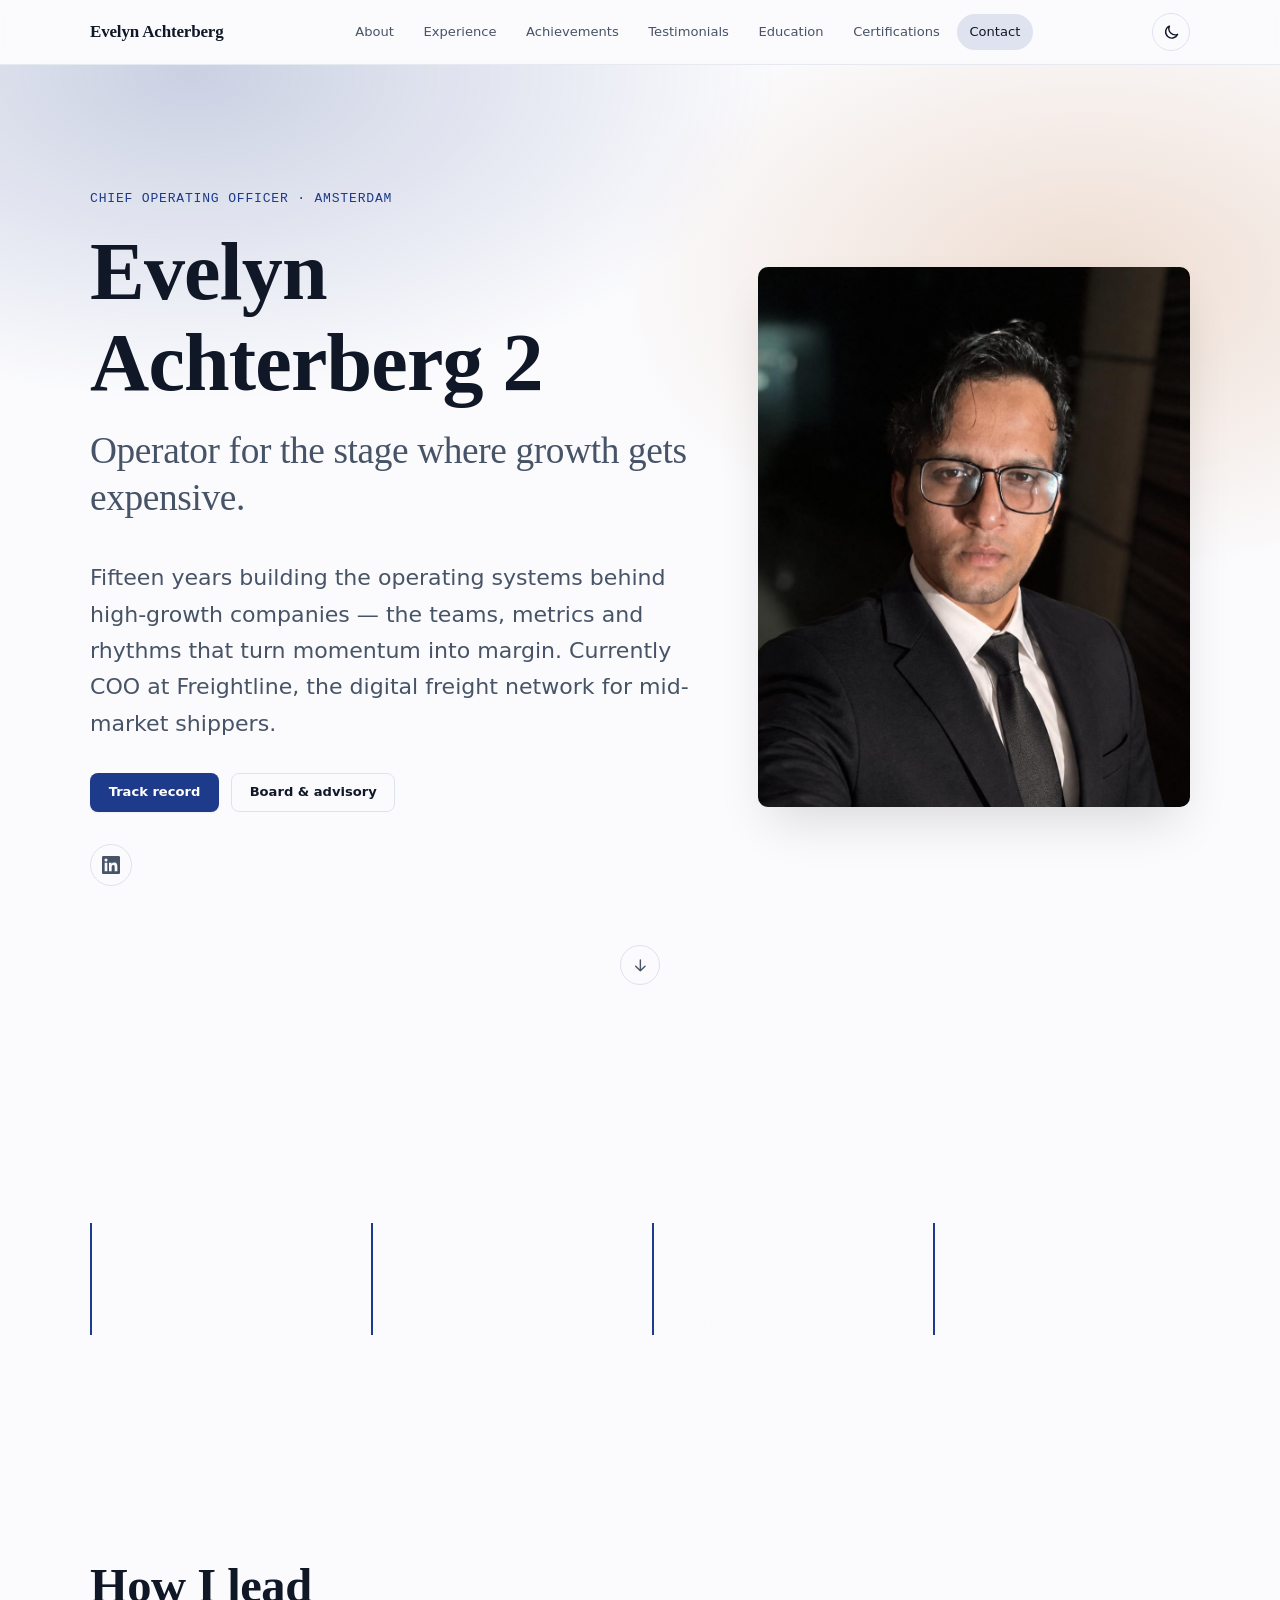
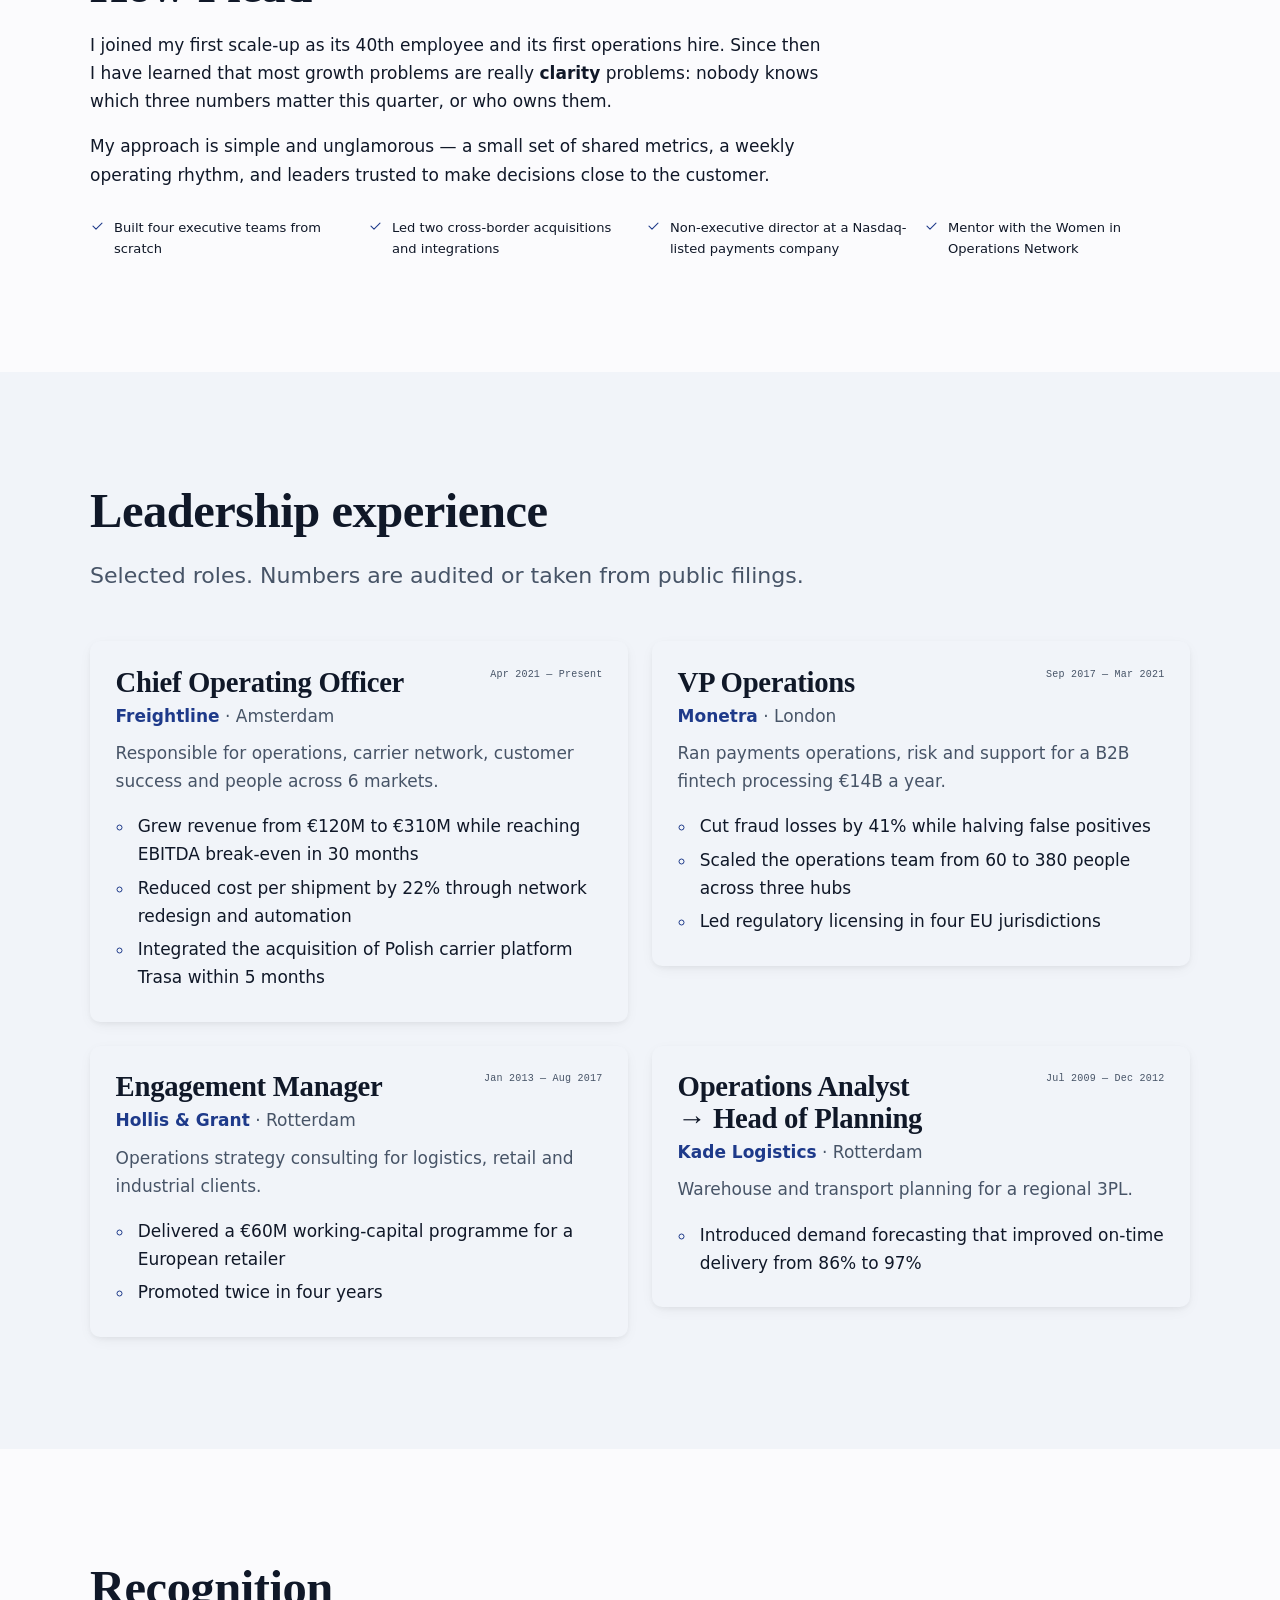
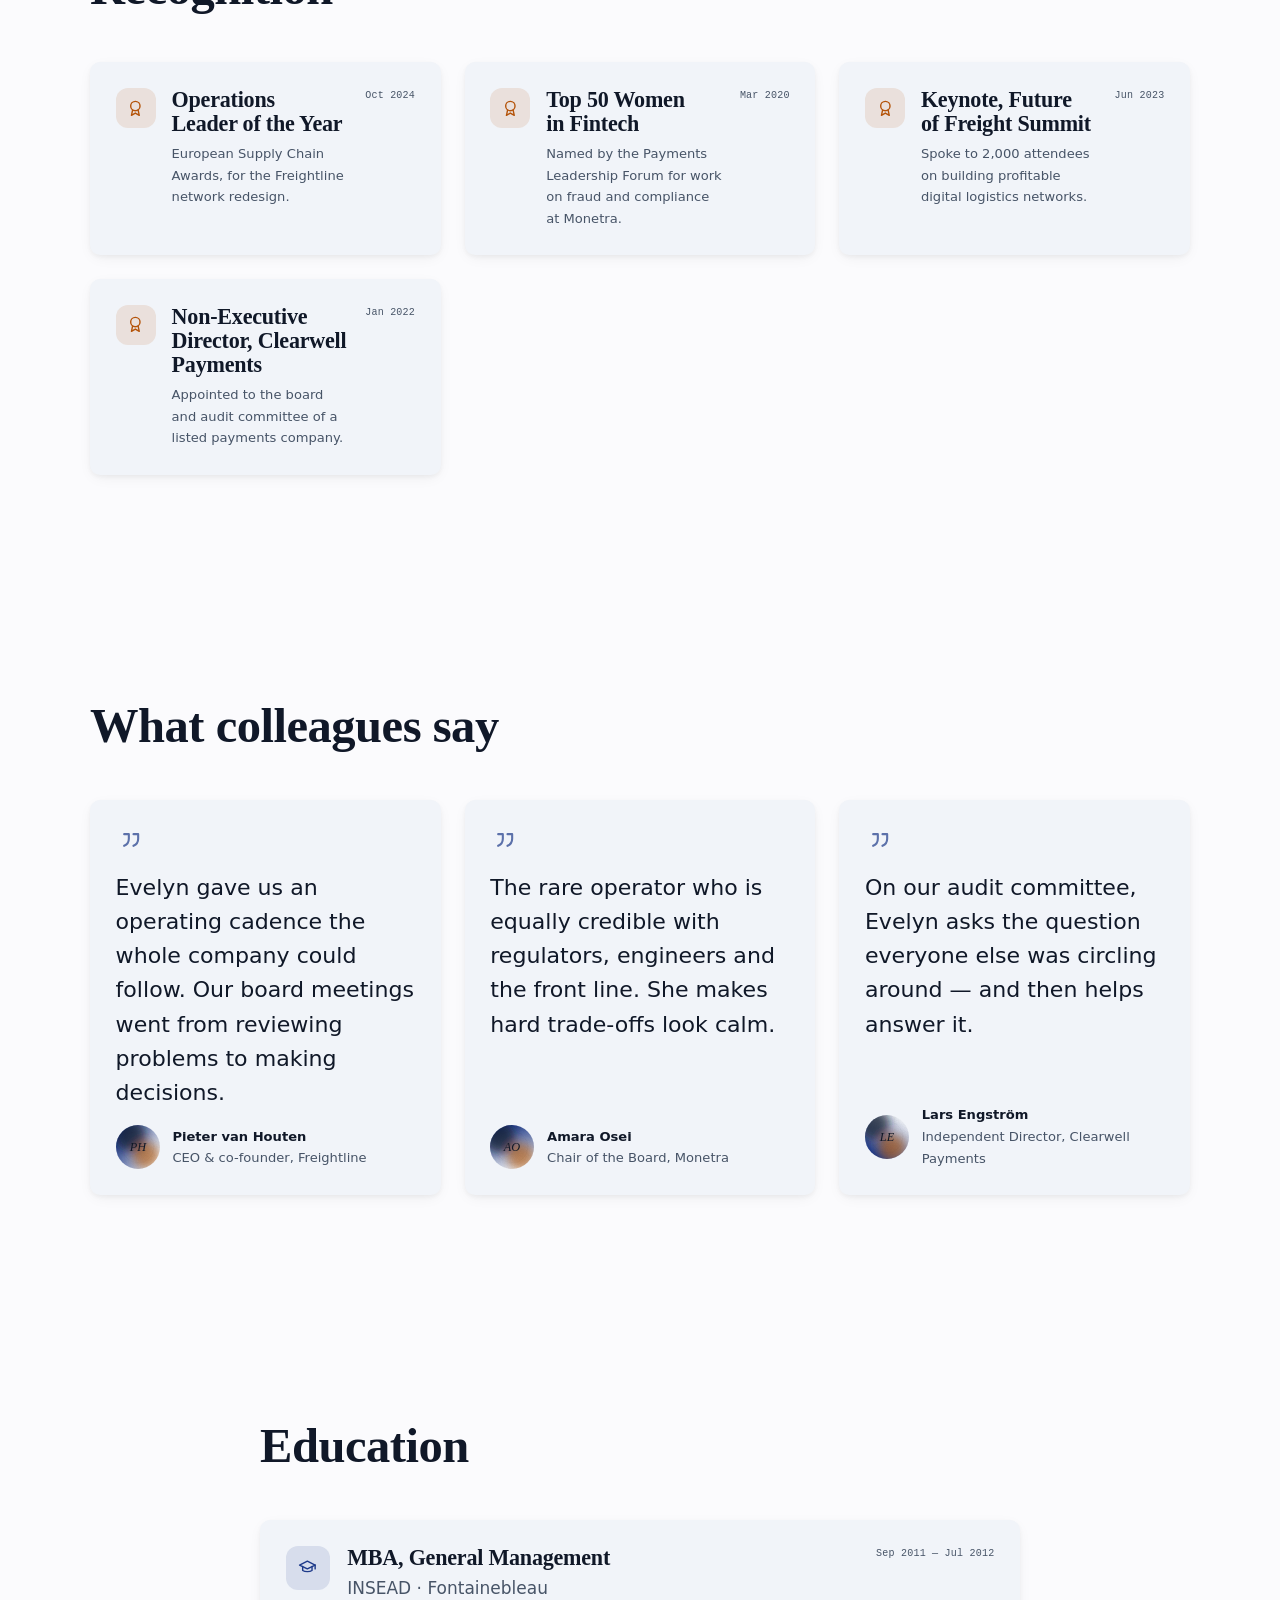
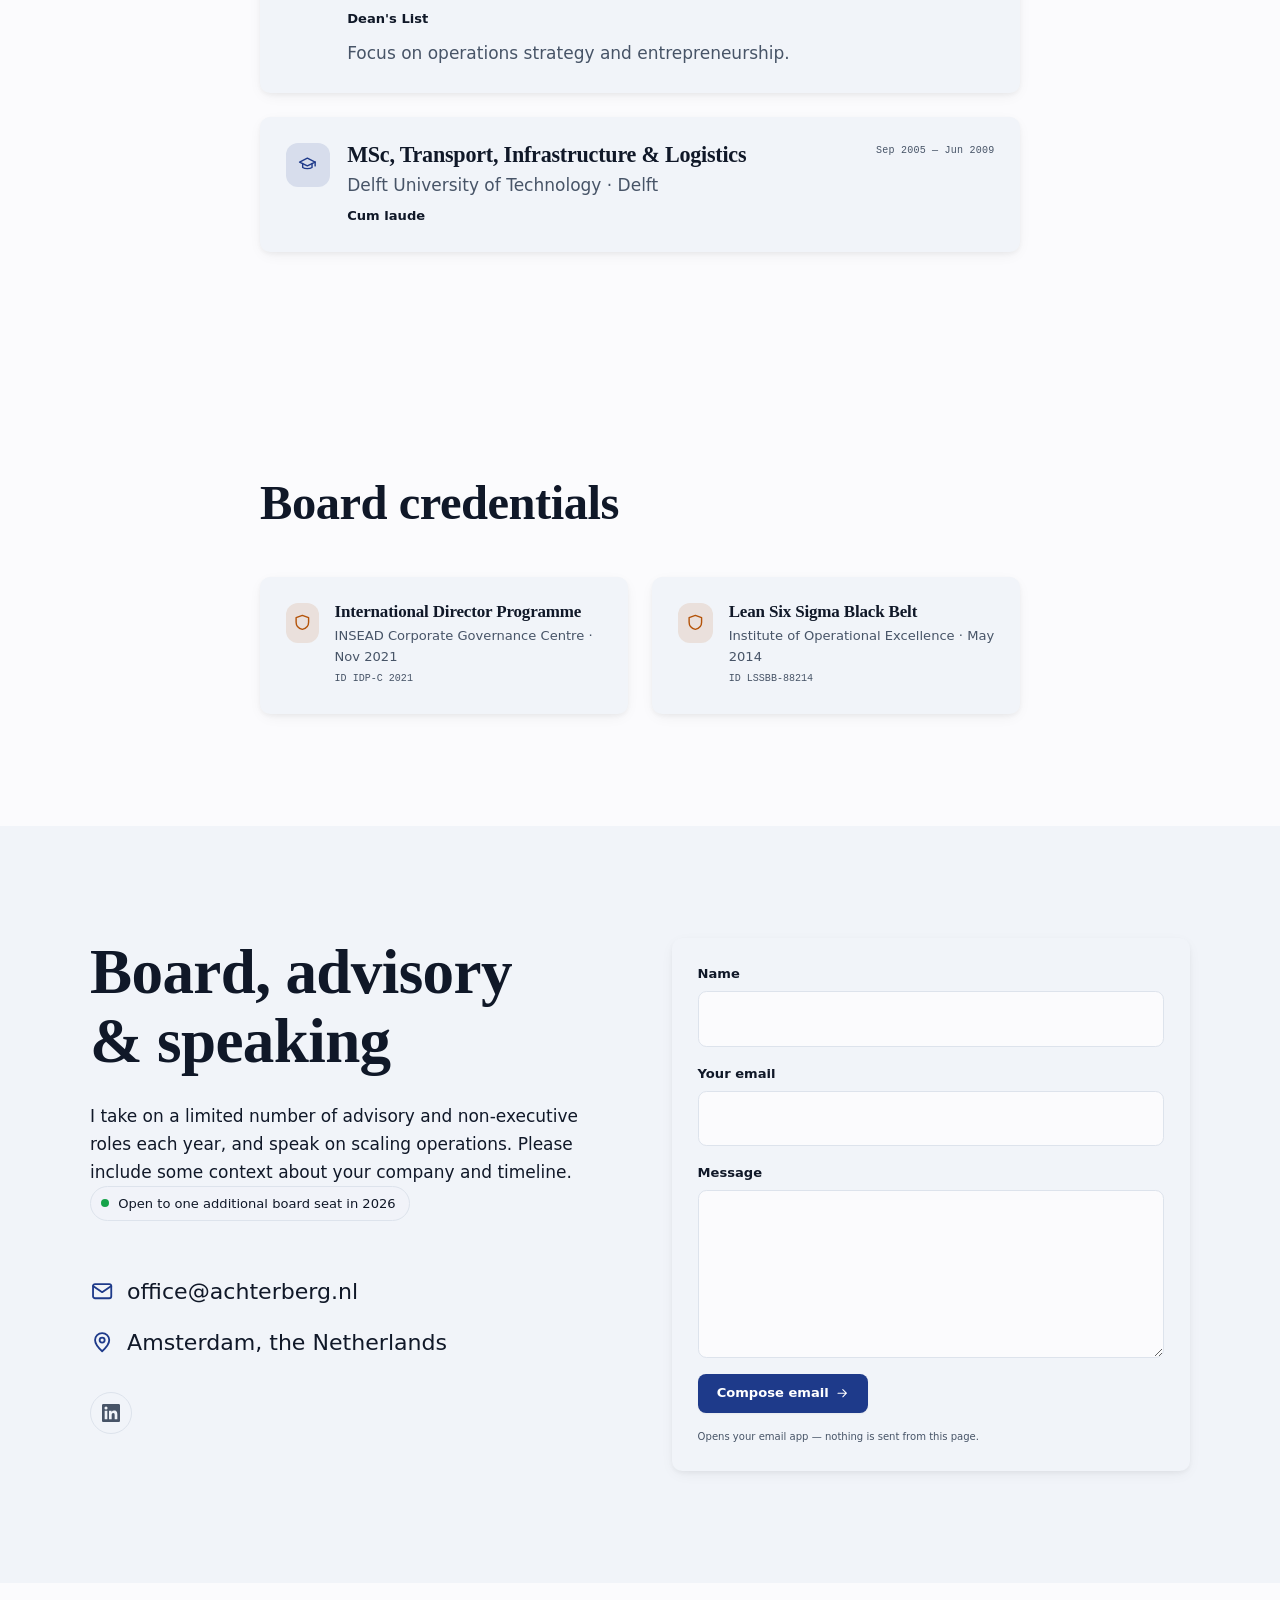
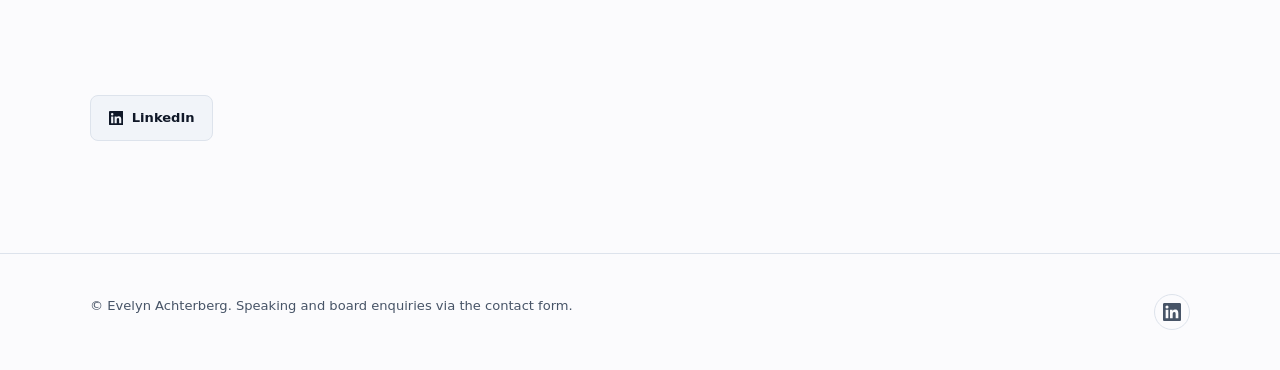
<file: index.html>
<!doctype html>
<html lang="en" class="card-elevated btn-solid smooth" data-scheme="light">
<head>
<meta charset="utf-8">
<meta name="viewport" content="width=device-width, initial-scale=1">

<title>Evelyn Achterberg — Chief Operating Officer</title>
<meta name="description" content="Evelyn Achterberg is a COO who scales logistics and fintech companies from Series B to profitability across Europe and North America.">
<meta name="keywords" content="chief operating officer, COO, operations, scale-up, logistics, fintech, board advisor">
<meta name="author" content="Evelyn Achterberg">
<meta name="generator" content="Portfolio OS">
<meta property="og:type" content="profile">
<meta property="og:title" content="Evelyn Achterberg — Chief Operating Officer">
<meta property="og:description" content="Evelyn Achterberg is a COO who scales logistics and fintech companies from Series B to profitability across Europe and North America.">
<meta name="twitter:card" content="summary">
<meta name="twitter:title" content="Evelyn Achterberg — Chief Operating Officer">
<meta name="twitter:description" content="Evelyn Achterberg is a COO who scales logistics and fintech companies from Series B to profitability across Europe and North America.">
<meta name="theme-color" content="#fbfbfd">
<link rel="icon" type="image/svg+xml" href="assets/icons/favicon.svg">

<link rel="stylesheet" href="css/styles.css">
<script type="application/ld+json">{"@context":"https://schema.org","@graph":[{"@type":"ProfilePage","name":"Evelyn Achterberg — Chief Operating Officer","dateModified":"2026-10-03T23:32:28.833Z","mainEntity":{"@type":"Person","name":"Evelyn Achterberg 2","jobTitle":"Operator for the stage where growth gets expensive.","description":"Fifteen years building the operating systems behind high-growth companies — the teams, metrics and rhythms that turn momentum into margin. Currently COO at Freightline, the digital freight network for mid-market shippers.","email":"mailto:office@achterberg.nl","address":{"@type":"PostalAddress","addressLocality":"Amsterdam, the Netherlands"},"sameAs":["https://www.linkedin.com/in/evelynachterberg"]}}]}</script>
</head>
<body>
<div id="pos-root"><a class="skip-link" href="#main">Skip to content</a><header class="site-nav nav-bar is-sticky">
  <nav class="container nav-inner" aria-label="Primary">
    <a class="nav-brand" href="#top">Evelyn Achterberg</a>
    <ul class="nav-links" id="pos-nav-links"><li><a href="#about">About</a></li><li><a href="#experience">Experience</a></li><li><a href="#achievements">Achievements</a></li><li><a href="#testimonials">Testimonials</a></li><li><a href="#education">Education</a></li><li><a href="#certifications">Certifications</a></li><li><a href="#contact">Contact</a></li></ul>
    <div class="nav-actions"><button type="button" class="icon-btn theme-toggle" data-theme-toggle aria-label="Toggle colour scheme"><svg class="pi i-moon" viewBox="0 0 24 24" fill="none" stroke="currentColor" stroke-width="1.8" stroke-linecap="round" stroke-linejoin="round" aria-hidden="true" focusable="false"><path d="M20 14.5A8 8 0 0 1 9.5 4 8 8 0 1 0 20 14.5z"/></svg><svg class="pi i-sun" viewBox="0 0 24 24" fill="none" stroke="currentColor" stroke-width="1.8" stroke-linecap="round" stroke-linejoin="round" aria-hidden="true" focusable="false"><circle cx="12" cy="12" r="4"/><path d="M12 2v2M12 20v2M4.9 4.9l1.4 1.4M17.7 17.7l1.4 1.4M2 12h2M20 12h2M4.9 19.1l1.4-1.4M17.7 6.3l1.4-1.4"/></svg></button><button type="button" class="icon-btn nav-toggle" data-nav-toggle aria-controls="pos-nav-links" aria-expanded="false" aria-label="Menu"><svg class="pi" viewBox="0 0 24 24" fill="none" stroke="currentColor" stroke-width="1.8" stroke-linecap="round" stroke-linejoin="round" aria-hidden="true" focusable="false"><path d="M4 7h16M4 12h16M4 17h16"/></svg></button></div>
  </nav>
</header><main id="main" tabindex="-1"><section id="top" class="pos-section s-hero bg-default py-xl w-default align-left" data-section-id="sec_30623i6d5i1s5l" data-anim="fade" data-trigger="load" style="--anim-duration:600ms;--anim-delay:0ms;--anim-ease:cubic-bezier(.16,1,.3,1)" aria-label="Evelyn Achterberg 2"><div class="hero hero--split hero-bg--gradient">
  <div class="hero-bg"><div class="hero-gradient" aria-hidden="true"></div></div>
  <div class="container hero-inner">
    
    <div class="hero-copy">
      
      <p class="hero-eyebrow" data-anim-child>Chief Operating Officer · Amsterdam</p>
      <h1 class="hero-name" data-anim-child>Evelyn Achterberg 2</h1>
      <p class="hero-title" data-anim-child>Operator for the stage where growth gets expensive.</p>
      <p class="hero-description" data-anim-child>Fifteen years building the operating systems behind high-growth companies — the teams, metrics and rhythms that turn momentum into margin. Currently COO at Freightline, the digital freight network for mid-market shippers.</p>
      <div class="hero-ctas" data-anim-child><a class="btn btn--primary" href="#experience"><span>Track record</span></a><a class="btn btn--secondary" href="#contact"><span>Board &amp; advisory</span></a></div>
      <div class="hero-social" data-anim-child><a class="social-icon" href="https://www.linkedin.com/in/evelynachterberg" target="_blank" rel="noopener noreferrer" aria-label="LinkedIn"><svg class="pi" viewBox="0 0 24 24" fill="currentColor" aria-hidden="true" focusable="false"><path d="M20.45 20.45h-3.56v-5.57c0-1.33-.02-3.04-1.85-3.04-1.85 0-2.14 1.45-2.14 2.94v5.67H9.35V9h3.41v1.56h.05a3.75 3.75 0 0 1 3.37-1.85c3.6 0 4.27 2.37 4.27 5.46v6.28zM5.34 7.43a2.06 2.06 0 1 1 0-4.13 2.06 2.06 0 0 1 0 4.13zM7.12 20.45H3.56V9h3.56zM22.22 0H1.77C.79 0 0 .77 0 1.73v20.54C0 23.23.79 24 1.77 24h20.45c.98 0 1.78-.77 1.78-1.73V1.73C24 .77 23.2 0 22.22 0z"/></svg></a></div>
    </div>
    <div class="hero-visual" data-anim-child><img src="assets/images/img_5c40626j4o6u2u.jpg" alt="Monogram portrait of Evelyn Achterberg in navy and slate" class="hero-avatar" width="480" height="480" fetchpriority="high" decoding="async" data-pos-asset="img_5c40626j4o6u2u"></div>
  </div>
  <a class="hero-scroll" href="#main-after-hero" aria-label="Scroll to content"><svg class="pi" viewBox="0 0 24 24" fill="none" stroke="currentColor" stroke-width="1.8" stroke-linecap="round" stroke-linejoin="round" aria-hidden="true" focusable="false"><path d="M12 5v14M6 13l6 6 6-6"/></svg></a>
</div></section>
<span id="main-after-hero"></span>
<section id="stats" class="pos-section s-stats bg-inverted py-md w-default align-left" data-section-id="sec_5k360s4r025165" data-anim="fade" data-trigger="scroll" style="--anim-duration:600ms;--anim-delay:0ms;--anim-ease:cubic-bezier(.16,1,.3,1)" aria-label="At a glance"><div class="container"><header class="section-header" data-anim-child><h2 class="section-title">At a glance</h2></header><dl class="stats"><div class="stat" data-anim-child><dt class="stat-label">Annual revenue under operational leadership</dt><dd class="stat-value"><span>€310</span>M</dd></div><div class="stat" data-anim-child><dt class="stat-label">People across 9 countries</dt><dd class="stat-value"><span>1,400</span></dd></div><div class="stat" data-anim-child><dt class="stat-label">EBITDA margin improvement at Freightline</dt><dd class="stat-value"><span>+18</span> pts</dd></div><div class="stat" data-anim-child><dt class="stat-label">Companies taken to profitability</dt><dd class="stat-value"><span data-count="3">3</span></dd></div></dl></div></section>
<section id="about" class="pos-section s-about bg-default py-md w-default align-left" data-section-id="sec_5u0z3q1b0h0u29" data-anim="fade" data-trigger="scroll" style="--anim-duration:600ms;--anim-delay:0ms;--anim-ease:cubic-bezier(.16,1,.3,1)" aria-label="How I lead"><div class="container"><div class="about about--split">
  <div class="about-copy">
    <h2 class="section-title" data-anim-child>How I lead</h2>
    <div class="prose" data-anim-child><p>I joined my first scale-up as its 40th employee and its first operations hire. Since then I have learned that most growth problems are really <strong>clarity</strong> problems: nobody knows which three numbers matter this quarter, or who owns them.</p>
<p>My approach is simple and unglamorous — a small set of shared metrics, a weekly operating rhythm, and leaders trusted to make decisions close to the customer.</p>
</div>
    <ul class="about-highlights" role="list"><li data-anim-child><svg class="pi" viewBox="0 0 24 24" fill="none" stroke="currentColor" stroke-width="1.8" stroke-linecap="round" stroke-linejoin="round" aria-hidden="true" focusable="false"><path d="m5 12 5 5L20 7"/></svg><span>Built four executive teams from scratch</span></li><li data-anim-child><svg class="pi" viewBox="0 0 24 24" fill="none" stroke="currentColor" stroke-width="1.8" stroke-linecap="round" stroke-linejoin="round" aria-hidden="true" focusable="false"><path d="m5 12 5 5L20 7"/></svg><span>Led two cross-border acquisitions and integrations</span></li><li data-anim-child><svg class="pi" viewBox="0 0 24 24" fill="none" stroke="currentColor" stroke-width="1.8" stroke-linecap="round" stroke-linejoin="round" aria-hidden="true" focusable="false"><path d="m5 12 5 5L20 7"/></svg><span>Non-executive director at a Nasdaq-listed payments company</span></li><li data-anim-child><svg class="pi" viewBox="0 0 24 24" fill="none" stroke="currentColor" stroke-width="1.8" stroke-linecap="round" stroke-linejoin="round" aria-hidden="true" focusable="false"><path d="m5 12 5 5L20 7"/></svg><span>Mentor with the Women in Operations Network</span></li></ul>
  </div>
  
</div></div></section>
<section id="experience" class="pos-section s-experience bg-surface py-md w-default align-left" data-section-id="sec_6g52042q384d4q" data-anim="fade" data-trigger="scroll" style="--anim-duration:600ms;--anim-delay:0ms;--anim-ease:cubic-bezier(.16,1,.3,1)" aria-label="Leadership experience"><div class="container"><header class="section-header" data-anim-child><h2 class="section-title">Leadership experience</h2><div class="section-intro"><p>Selected roles. Numbers are audited or taken from public filings.</p>
</div></header><ol class="xp xp--cards" role="list"><li class="xp-item" data-anim-child>
  <div class="xp-marker" aria-hidden="true"></div>
  <article class="xp-card card">
    <header class="xp-head">
      <div>
        <h3 class="xp-role">Chief Operating Officer</h3>
        <p class="xp-company">Freightline<span class="xp-location"> · Amsterdam</span></p>
      </div>
      <span class="date-range">Apr 2021 — Present</span>
    </header>
    <p class="xp-desc">Responsible for operations, carrier network, customer success and people across 6 markets.</p>
    <ul class="bullets xp-achievements"><li>Grew revenue from €120M to €310M while reaching EBITDA break-even in 30 months</li><li>Reduced cost per shipment by 22% through network redesign and automation</li><li>Integrated the acquisition of Polish carrier platform Trasa within 5 months</li></ul>
    
  </article>
</li><li class="xp-item" data-anim-child>
  <div class="xp-marker" aria-hidden="true"></div>
  <article class="xp-card card">
    <header class="xp-head">
      <div>
        <h3 class="xp-role">VP Operations</h3>
        <p class="xp-company">Monetra<span class="xp-location"> · London</span></p>
      </div>
      <span class="date-range">Sep 2017 — Mar 2021</span>
    </header>
    <p class="xp-desc">Ran payments operations, risk and support for a B2B fintech processing €14B a year.</p>
    <ul class="bullets xp-achievements"><li>Cut fraud losses by 41% while halving false positives</li><li>Scaled the operations team from 60 to 380 people across three hubs</li><li>Led regulatory licensing in four EU jurisdictions</li></ul>
    
  </article>
</li><li class="xp-item" data-anim-child>
  <div class="xp-marker" aria-hidden="true"></div>
  <article class="xp-card card">
    <header class="xp-head">
      <div>
        <h3 class="xp-role">Engagement Manager</h3>
        <p class="xp-company">Hollis &amp; Grant<span class="xp-location"> · Rotterdam</span></p>
      </div>
      <span class="date-range">Jan 2013 — Aug 2017</span>
    </header>
    <p class="xp-desc">Operations strategy consulting for logistics, retail and industrial clients.</p>
    <ul class="bullets xp-achievements"><li>Delivered a €60M working-capital programme for a European retailer</li><li>Promoted twice in four years</li></ul>
    
  </article>
</li><li class="xp-item" data-anim-child>
  <div class="xp-marker" aria-hidden="true"></div>
  <article class="xp-card card">
    <header class="xp-head">
      <div>
        <h3 class="xp-role">Operations Analyst → Head of Planning</h3>
        <p class="xp-company">Kade Logistics<span class="xp-location"> · Rotterdam</span></p>
      </div>
      <span class="date-range">Jul 2009 — Dec 2012</span>
    </header>
    <p class="xp-desc">Warehouse and transport planning for a regional 3PL.</p>
    <ul class="bullets xp-achievements"><li>Introduced demand forecasting that improved on-time delivery from 86% to 97%</li></ul>
    
  </article>
</li></ol></div></section>
<section id="achievements" class="pos-section s-achievements bg-default py-md w-default align-left" data-section-id="sec_2x3j3j1z6d0p4k" data-anim="fade" data-trigger="scroll" style="--anim-duration:600ms;--anim-delay:0ms;--anim-ease:cubic-bezier(.16,1,.3,1)" aria-label="Recognition"><div class="container"><header class="section-header" data-anim-child><h2 class="section-title">Recognition</h2></header><ul class="achievements" role="list"><li class="achievement card" data-anim-child><span class="achievement-icon" aria-hidden="true"><svg class="pi" viewBox="0 0 24 24" fill="none" stroke="currentColor" stroke-width="1.8" stroke-linecap="round" stroke-linejoin="round" aria-hidden="true" focusable="false"><circle cx="12" cy="9" r="6"/><path d="m8.5 14-1.5 7 5-3 5 3-1.5-7"/></svg></span><div><h3 class="achievement-title">Operations Leader of the Year</h3><p>European Supply Chain Awards, for the Freightline network redesign.</p></div><span class="date-range">Oct 2024</span></li><li class="achievement card" data-anim-child><span class="achievement-icon" aria-hidden="true"><svg class="pi" viewBox="0 0 24 24" fill="none" stroke="currentColor" stroke-width="1.8" stroke-linecap="round" stroke-linejoin="round" aria-hidden="true" focusable="false"><circle cx="12" cy="9" r="6"/><path d="m8.5 14-1.5 7 5-3 5 3-1.5-7"/></svg></span><div><h3 class="achievement-title">Top 50 Women in Fintech</h3><p>Named by the Payments Leadership Forum for work on fraud and compliance at Monetra.</p></div><span class="date-range">Mar 2020</span></li><li class="achievement card" data-anim-child><span class="achievement-icon" aria-hidden="true"><svg class="pi" viewBox="0 0 24 24" fill="none" stroke="currentColor" stroke-width="1.8" stroke-linecap="round" stroke-linejoin="round" aria-hidden="true" focusable="false"><circle cx="12" cy="9" r="6"/><path d="m8.5 14-1.5 7 5-3 5 3-1.5-7"/></svg></span><div><h3 class="achievement-title">Keynote, Future of Freight Summit</h3><p>Spoke to 2,000 attendees on building profitable digital logistics networks.</p></div><span class="date-range">Jun 2023</span></li><li class="achievement card" data-anim-child><span class="achievement-icon" aria-hidden="true"><svg class="pi" viewBox="0 0 24 24" fill="none" stroke="currentColor" stroke-width="1.8" stroke-linecap="round" stroke-linejoin="round" aria-hidden="true" focusable="false"><circle cx="12" cy="9" r="6"/><path d="m8.5 14-1.5 7 5-3 5 3-1.5-7"/></svg></span><div><h3 class="achievement-title">Non-Executive Director, Clearwell Payments</h3><p>Appointed to the board and audit committee of a listed payments company.</p></div><span class="date-range">Jan 2022</span></li></ul></div></section>
<section id="testimonials" class="pos-section s-testimonials bg-default py-md w-default align-left" data-section-id="sec_0q2c1l140h0j1m" data-anim="fade" data-trigger="scroll" style="--anim-duration:600ms;--anim-delay:0ms;--anim-ease:cubic-bezier(.16,1,.3,1)" aria-label="What colleagues say"><div class="container"><header class="section-header" data-anim-child><h2 class="section-title">What colleagues say</h2></header><div class="testimonials testimonials--grid"><figure class="testimonial card" data-anim-child><span class="testimonial-mark" aria-hidden="true"><svg class="pi" viewBox="0 0 24 24" fill="none" stroke="currentColor" stroke-width="1.8" stroke-linecap="round" stroke-linejoin="round" aria-hidden="true" focusable="false"><path d="M7 7h4v4c0 3-1.5 5-4 6M15 7h4v4c0 3-1.5 5-4 6"/></svg></span><blockquote><p>Evelyn gave us an operating cadence the whole company could follow. Our board meetings went from reviewing problems to making decisions.</p></blockquote><figcaption><img src="[data-uri]" alt="Monogram portrait of Pieter van Houten" class="testimonial-avatar" width="48" height="48" loading="lazy" decoding="async"><span><strong>Pieter van Houten</strong><span>CEO &amp; co-founder, Freightline</span></span></figcaption></figure><figure class="testimonial card" data-anim-child><span class="testimonial-mark" aria-hidden="true"><svg class="pi" viewBox="0 0 24 24" fill="none" stroke="currentColor" stroke-width="1.8" stroke-linecap="round" stroke-linejoin="round" aria-hidden="true" focusable="false"><path d="M7 7h4v4c0 3-1.5 5-4 6M15 7h4v4c0 3-1.5 5-4 6"/></svg></span><blockquote><p>The rare operator who is equally credible with regulators, engineers and the front line. She makes hard trade-offs look calm.</p></blockquote><figcaption><img src="[data-uri]" alt="Monogram portrait of Amara Osei" class="testimonial-avatar" width="48" height="48" loading="lazy" decoding="async"><span><strong>Amara Osei</strong><span>Chair of the Board, Monetra</span></span></figcaption></figure><figure class="testimonial card" data-anim-child><span class="testimonial-mark" aria-hidden="true"><svg class="pi" viewBox="0 0 24 24" fill="none" stroke="currentColor" stroke-width="1.8" stroke-linecap="round" stroke-linejoin="round" aria-hidden="true" focusable="false"><path d="M7 7h4v4c0 3-1.5 5-4 6M15 7h4v4c0 3-1.5 5-4 6"/></svg></span><blockquote><p>On our audit committee, Evelyn asks the question everyone else was circling around — and then helps answer it.</p></blockquote><figcaption><img src="[data-uri]" alt="Monogram portrait of Lars Engström" class="testimonial-avatar" width="48" height="48" loading="lazy" decoding="async"><span><strong>Lars Engström</strong><span>Independent Director, Clearwell Payments</span></span></figcaption></figure></div></div></section>
<section id="education" class="pos-section s-education bg-default py-md w-narrow align-left" data-section-id="sec_6g0k474h335r44" data-anim="fade" data-trigger="scroll" style="--anim-duration:600ms;--anim-delay:0ms;--anim-ease:cubic-bezier(.16,1,.3,1)" aria-label="Education"><div class="container"><header class="section-header" data-anim-child><h2 class="section-title">Education</h2></header><ul class="edu" role="list"><li class="edu-item card" data-anim-child>
  <div class="edu-icon" aria-hidden="true"><svg class="pi" viewBox="0 0 24 24" fill="none" stroke="currentColor" stroke-width="1.8" stroke-linecap="round" stroke-linejoin="round" aria-hidden="true" focusable="false"><path d="m2 9 10-5 10 5-10 5z"/><path d="M6 11v5c3 2 9 2 12 0v-5M22 9v5"/></svg></div>
  <div class="edu-body">
    <h3 class="edu-degree">MBA, General Management</h3>
    <p class="edu-school">INSEAD · Fontainebleau</p>
    <p class="edu-grade">Dean&#39;s List</p>
    <p class="edu-desc">Focus on operations strategy and entrepreneurship.</p>
  </div>
  <span class="date-range">Sep 2011 — Jul 2012</span>
</li><li class="edu-item card" data-anim-child>
  <div class="edu-icon" aria-hidden="true"><svg class="pi" viewBox="0 0 24 24" fill="none" stroke="currentColor" stroke-width="1.8" stroke-linecap="round" stroke-linejoin="round" aria-hidden="true" focusable="false"><path d="m2 9 10-5 10 5-10 5z"/><path d="M6 11v5c3 2 9 2 12 0v-5M22 9v5"/></svg></div>
  <div class="edu-body">
    <h3 class="edu-degree">MSc, Transport, Infrastructure &amp; Logistics</h3>
    <p class="edu-school">Delft University of Technology · Delft</p>
    <p class="edu-grade">Cum laude</p>
    
  </div>
  <span class="date-range">Sep 2005 — Jun 2009</span>
</li></ul></div></section>
<section id="certifications" class="pos-section s-certifications bg-default py-md w-narrow align-left" data-section-id="sec_6y722253301q4l" data-anim="fade" data-trigger="scroll" style="--anim-duration:600ms;--anim-delay:0ms;--anim-ease:cubic-bezier(.16,1,.3,1)" aria-label="Board credentials"><div class="container"><header class="section-header" data-anim-child><h2 class="section-title">Board credentials</h2></header><ul class="certs" role="list"><li class="cert card" data-anim-child><span class="cert-icon" aria-hidden="true"><svg class="pi" viewBox="0 0 24 24" fill="none" stroke="currentColor" stroke-width="1.8" stroke-linecap="round" stroke-linejoin="round" aria-hidden="true" focusable="false"><path d="M12 3 4 6v6c0 5 3.5 8 8 9 4.5-1 8-4 8-9V6z"/></svg></span><div class="cert-body"><h3 class="cert-name">International Director Programme</h3><p class="cert-issuer">INSEAD Corporate Governance Centre · Nov 2021</p><p class="cert-id">ID IDP-C 2021</p></div></li><li class="cert card" data-anim-child><span class="cert-icon" aria-hidden="true"><svg class="pi" viewBox="0 0 24 24" fill="none" stroke="currentColor" stroke-width="1.8" stroke-linecap="round" stroke-linejoin="round" aria-hidden="true" focusable="false"><path d="M12 3 4 6v6c0 5 3.5 8 8 9 4.5-1 8-4 8-9V6z"/></svg></span><div class="cert-body"><h3 class="cert-name">Lean Six Sigma Black Belt</h3><p class="cert-issuer">Institute of Operational Excellence · May 2014</p><p class="cert-id">ID LSSBB-88214</p></div></li></ul></div></section>
<section id="contact" class="pos-section s-contact bg-surface py-md w-default align-left" data-section-id="sec_5m0m0y6a6y0l1x" data-anim="fade" data-trigger="scroll" style="--anim-duration:600ms;--anim-delay:0ms;--anim-ease:cubic-bezier(.16,1,.3,1)" aria-label="Board, advisory &amp; speaking"><div class="container"><div class="contact has-form">
  <div class="contact-copy">
    <h2 class="section-title contact-title" data-anim-child>Board, advisory &amp; speaking</h2>
    <div class="prose" data-anim-child><p>I take on a limited number of advisory and non-executive roles each year, and speak on scaling operations. Please include some context about your company and timeline.</p>
</div>
    <p class="hero-badge" data-anim-child><span class="pulse" aria-hidden="true"></span>Open to one additional board seat in 2026</p>
    <ul class="contact-list" role="list" data-anim-child><li><svg class="pi" viewBox="0 0 24 24" fill="none" stroke="currentColor" stroke-width="1.8" stroke-linecap="round" stroke-linejoin="round" aria-hidden="true" focusable="false"><rect x="3" y="5" width="18" height="14" rx="2"/><path d="m3 7 9 6 9-6"/></svg><a class="" href="mailto:office@achterberg.nl">office@achterberg.nl</a></li><li><svg class="pi" viewBox="0 0 24 24" fill="none" stroke="currentColor" stroke-width="1.8" stroke-linecap="round" stroke-linejoin="round" aria-hidden="true" focusable="false"><path d="M12 21s-7-6.2-7-11a7 7 0 1 1 14 0c0 4.8-7 11-7 11z"/><circle cx="12" cy="10" r="2.5"/></svg><span>Amsterdam, the Netherlands</span></li></ul>
    <div class="hero-social" data-anim-child><a class="social-icon" href="https://www.linkedin.com/in/evelynachterberg" target="_blank" rel="noopener noreferrer" aria-label="LinkedIn"><svg class="pi" viewBox="0 0 24 24" fill="currentColor" aria-hidden="true" focusable="false"><path d="M20.45 20.45h-3.56v-5.57c0-1.33-.02-3.04-1.85-3.04-1.85 0-2.14 1.45-2.14 2.94v5.67H9.35V9h3.41v1.56h.05a3.75 3.75 0 0 1 3.37-1.85c3.6 0 4.27 2.37 4.27 5.46v6.28zM5.34 7.43a2.06 2.06 0 1 1 0-4.13 2.06 2.06 0 0 1 0 4.13zM7.12 20.45H3.56V9h3.56zM22.22 0H1.77C.79 0 0 .77 0 1.73v20.54C0 23.23.79 24 1.77 24h20.45c.98 0 1.78-.77 1.78-1.73V1.73C24 .77 23.2 0 22.22 0z"/></svg></a></div>
  </div>
  <form class="contact-form card" data-mailto="office@achterberg.nl" novalidate data-anim-child>
  <div class="field"><label for="cf-name">Name</label><input id="cf-name" name="name" autocomplete="name" required></div>
  <div class="field"><label for="cf-email">Your email</label><input id="cf-email" name="email" type="email" autocomplete="email" required></div>
  <div class="field"><label for="cf-message">Message</label><textarea id="cf-message" name="message" rows="5" required></textarea></div>
  <button class="btn btn--primary" type="submit"><span>Compose email</span><svg class="pi" viewBox="0 0 24 24" fill="none" stroke="currentColor" stroke-width="1.8" stroke-linecap="round" stroke-linejoin="round" aria-hidden="true" focusable="false"><path d="M5 12h14M13 6l6 6-6 6"/></svg></button>
  <p class="form-note">Opens your email app — nothing is sent from this page.</p>
</form>
</div></div></section>
<section id="social" class="pos-section s-social bg-default py-md w-default align-left" data-section-id="sec_1i482t1r5d1h46" data-anim="fade" data-trigger="scroll" style="--anim-duration:700ms;--anim-delay:0ms;--anim-ease:cubic-bezier(.16,1,.3,1)"><div class="container"><ul class="social social--buttons" role="list"><li data-anim-child><a class="social-link" href="https://www.linkedin.com/in/evelynachterberg" target="_blank" rel="noopener noreferrer"><svg class="pi" viewBox="0 0 24 24" fill="currentColor" aria-hidden="true" focusable="false"><path d="M20.45 20.45h-3.56v-5.57c0-1.33-.02-3.04-1.85-3.04-1.85 0-2.14 1.45-2.14 2.94v5.67H9.35V9h3.41v1.56h.05a3.75 3.75 0 0 1 3.37-1.85c3.6 0 4.27 2.37 4.27 5.46v6.28zM5.34 7.43a2.06 2.06 0 1 1 0-4.13 2.06 2.06 0 0 1 0 4.13zM7.12 20.45H3.56V9h3.56zM22.22 0H1.77C.79 0 0 .77 0 1.73v20.54C0 23.23.79 24 1.77 24h20.45c.98 0 1.78-.77 1.78-1.73V1.73C24 .77 23.2 0 22.22 0z"/></svg><span>LinkedIn</span></a></li></ul></div></section></main><footer class="site-footer"><div class="container footer-inner"><p>© Evelyn Achterberg. Speaking and board enquiries via the contact form.</p><div class="footer-social"><a class="social-icon" href="https://www.linkedin.com/in/evelynachterberg" target="_blank" rel="noopener noreferrer" aria-label="LinkedIn"><svg class="pi" viewBox="0 0 24 24" fill="currentColor" aria-hidden="true" focusable="false"><path d="M20.45 20.45h-3.56v-5.57c0-1.33-.02-3.04-1.85-3.04-1.85 0-2.14 1.45-2.14 2.94v5.67H9.35V9h3.41v1.56h.05a3.75 3.75 0 0 1 3.37-1.85c3.6 0 4.27 2.37 4.27 5.46v6.28zM5.34 7.43a2.06 2.06 0 1 1 0-4.13 2.06 2.06 0 0 1 0 4.13zM7.12 20.45H3.56V9h3.56zM22.22 0H1.77C.79 0 0 .77 0 1.73v20.54C0 23.23.79 24 1.77 24h20.45c.98 0 1.78-.77 1.78-1.73V1.73C24 .77 23.2 0 22.22 0z"/></svg></a></div></div></footer><button type="button" class="icon-btn back-to-top" data-back-to-top aria-label="Back to top"><svg class="pi" viewBox="0 0 24 24" fill="none" stroke="currentColor" stroke-width="1.8" stroke-linecap="round" stroke-linejoin="round" aria-hidden="true" focusable="false"><path d="M12 19V5M6 11l6-6 6 6"/></svg></button></div>
<script type="application/json" id="pos-config">{"animations":true,"scheme":"light","defaultScheme":"light","preview":false}</script>

<script src="js/app.js" defer></script>
</body>
</html>
</file>
<file: css/styles.css>
/* Generated by Portfolio OS */
:root {
  color-scheme: light;
  --font-heading: "Fraunces", "Iowan Old Style", Georgia, serif;
  --font-body: "Inter", system-ui, -apple-system, "Segoe UI", Roboto, sans-serif;
  --font-mono: "JetBrains Mono", ui-monospace, "SF Mono", Menlo, Consolas, monospace;
  --fs-xs: 0.629rem;
  --fs-sm: 0.818rem;
  --fs-base: 1.063rem;
  --fs-lg: 1.381rem;
  --fs-xl: clamp(1.381rem, 2.245vw + 0.691rem, 1.796rem);
  --fs-2xl: clamp(1.796rem, 2.918vw + 0.898rem, 2.334rem);
  --fs-3xl: clamp(2.148rem, 3.793vw + 1.074rem, 3.034rem);
  --fs-4xl: clamp(2.334rem, 4.931vw + 1.167rem, 3.945rem);
  --fs-5xl: clamp(2.731rem, 6.411vw + 1.365rem, 5.129rem);
  --fw-heading: 600;
  --fw-body: 400;
  --lh-body: 1.65;
  --lh-heading: 1.1;
  --ls-body: 0em;
  --ls-heading: -0.01em;
  --tt-heading: none;
  --max-w: 1100px;
  --section-y: 112px;
  --radius-card: 10px;
  --radius-btn: 8px;
  --pad-x: 24px;
  --gap: 24px;
  --border-w: 1px;
  --blur: 0px;
  --motion-duration: 600ms;
  --motion-ease: ease-out;
  --c-primary: #1e3a8a;
  --c-primary-contrast: #ffffff;
  --c-secondary: #0f172a;
  --c-accent: #b45309;
  --c-bg: #fbfbfd;
  --c-surface: #f1f4f9;
  --c-text: #101828;
  --c-muted: #475467;
  --c-border: #dde3ec;
  --c-success: #16a34a;
  --c-warning: #d97706;
  --c-error: #dc2626;
  --c-primary-soft: rgba(30, 58, 138, 0.12);
  --c-accent-soft: rgba(180, 83, 9, 0.12);
  --c-surface-2: #e6e9ef;
  --c-glass: rgba(241, 244, 249, 0.55);
  --shadow-sm: 0 1px 2px rgba(0, 0, 0, 0.05);
  --shadow-md: 0 4px 16px -4px rgba(0, 0, 0, 0.08), 0 2px 4px rgba(0, 0, 0, 0.04);
  --shadow-lg: 0 24px 48px -12px rgba(0, 0, 0, 0.14);
  --gradient: linear-gradient(135deg, #1e3a8a, #b45309);
  --gradient-soft: linear-gradient(135deg, rgba(30, 58, 138, 0.16), rgba(180, 83, 9, 0.12));
}
:root[data-scheme="dark"] {
  color-scheme: dark;
  --c-primary: #93b4ff;
  --c-primary-contrast: #0a1330;
  --c-secondary: #e2e8f0;
  --c-accent: #fbbf24;
  --c-bg: #0b1120;
  --c-surface: #111a2e;
  --c-text: #e7ecf5;
  --c-muted: #98a6bf;
  --c-border: #22304d;
  --c-success: #16a34a;
  --c-warning: #d97706;
  --c-error: #dc2626;
  --c-primary-soft: rgba(147, 180, 255, 0.12);
  --c-accent-soft: rgba(251, 191, 36, 0.12);
  --c-surface-2: #1c2538;
  --c-glass: rgba(17, 26, 46, 0.55);
  --shadow-sm: 0 1px 2px rgba(0, 0, 0, 0.05);
  --shadow-md: 0 4px 16px -4px rgba(0, 0, 0, 0.08), 0 2px 4px rgba(0, 0, 0, 0.04);
  --shadow-lg: 0 24px 48px -12px rgba(0, 0, 0, 0.14);
  --gradient: linear-gradient(135deg, #93b4ff, #fbbf24);
  --gradient-soft: linear-gradient(135deg, rgba(147, 180, 255, 0.16), rgba(251, 191, 36, 0.12));
}
:root[data-scheme="light"] {
  color-scheme: light;
  --c-primary: #1e3a8a;
  --c-primary-contrast: #ffffff;
  --c-secondary: #0f172a;
  --c-accent: #b45309;
  --c-bg: #fbfbfd;
  --c-surface: #f1f4f9;
  --c-text: #101828;
  --c-muted: #475467;
  --c-border: #dde3ec;
  --c-success: #16a34a;
  --c-warning: #d97706;
  --c-error: #dc2626;
  --c-primary-soft: rgba(30, 58, 138, 0.12);
  --c-accent-soft: rgba(180, 83, 9, 0.12);
  --c-surface-2: #e6e9ef;
  --c-glass: rgba(241, 244, 249, 0.55);
  --shadow-sm: 0 1px 2px rgba(0, 0, 0, 0.05);
  --shadow-md: 0 4px 16px -4px rgba(0, 0, 0, 0.08), 0 2px 4px rgba(0, 0, 0, 0.04);
  --shadow-lg: 0 24px 48px -12px rgba(0, 0, 0, 0.14);
  --gradient: linear-gradient(135deg, #1e3a8a, #b45309);
  --gradient-soft: linear-gradient(135deg, rgba(30, 58, 138, 0.16), rgba(180, 83, 9, 0.12));
}

/* =====================================================================
   Portfolio stylesheet — generated sites. Every value references a token
   defined in the :root block produced by lib/theme/tokens.ts.
   ===================================================================== */
*,*::before,*::after{box-sizing:border-box}
html{-webkit-text-size-adjust:100%;text-size-adjust:100%;scroll-padding-top:80px}
html.smooth{scroll-behavior:smooth}
body{margin:0;background:var(--c-bg);color:var(--c-text);font-family:var(--font-body);font-size:var(--fs-base);font-weight:var(--fw-body);line-height:var(--lh-body);letter-spacing:var(--ls-body);-webkit-font-smoothing:antialiased;text-rendering:optimizeLegibility;overflow-x:hidden}
img,video,canvas,svg{display:block;max-width:100%}
img{height:auto}
a{color:inherit;text-decoration-thickness:1px;text-underline-offset:.2em}
a:hover{color:var(--c-primary)}
h1,h2,h3,h4{font-family:var(--font-heading);font-weight:var(--fw-heading);line-height:var(--lh-heading);letter-spacing:var(--ls-heading);text-transform:var(--tt-heading);margin:0;text-wrap:balance}
p{margin:0 0 1em}
p:last-child{margin-bottom:0}
ul,ol{margin:0;padding:0}
button,input,textarea{font:inherit;color:inherit}
:focus-visible{outline:2px solid var(--c-primary);outline-offset:3px;border-radius:4px}
::selection{background:var(--c-primary);color:var(--c-primary-contrast)}
.pi{width:1.1em;height:1.1em;flex:none}
.sr-only{position:absolute!important;width:1px;height:1px;padding:0;margin:-1px;overflow:hidden;clip:rect(0,0,0,0);white-space:nowrap;border:0}
.skip-link{position:absolute;inset-inline-start:1rem;top:-100px;z-index:100;background:var(--c-primary);color:var(--c-primary-contrast);padding:.6rem 1rem;border-radius:var(--radius-btn);text-decoration:none;font-weight:600}
.skip-link:focus{top:1rem}

/* ------------------------------ Layout ------------------------------ */
.container{width:100%;max-width:calc(var(--max-w) + var(--pad-x) * 2);margin-inline:auto;padding-inline:var(--pad-x)}
.pos-section{position:relative;padding-block:var(--section-y)}
.pos-section.py-none{padding-block:0}
.pos-section.py-sm{padding-block:calc(var(--section-y) * .45)}
.pos-section.py-lg{padding-block:calc(var(--section-y) * 1.35)}
.pos-section.py-xl{padding-block:calc(var(--section-y) * 1.7)}
.w-narrow>.container{max-width:calc(760px + var(--pad-x) * 2)}
.w-wide>.container{max-width:calc(var(--max-w) * 1.2 + var(--pad-x) * 2)}
.w-full>.container{max-width:none}
.align-center .section-header,.align-center .about-copy,.align-center .contact-copy{text-align:center;margin-inline:auto}
.align-center .section-intro{margin-inline:auto}
.bg-surface{background:var(--c-surface)}
.bg-primary{background:var(--c-primary);color:var(--c-primary-contrast);--c-text:var(--c-primary-contrast);--c-muted:var(--c-primary-contrast);--c-border:color-mix(in srgb,var(--c-primary-contrast) 25%,transparent);--c-surface:color-mix(in srgb,var(--c-primary-contrast) 10%,transparent)}
.bg-accent{background:var(--c-accent);color:#fff;--c-text:#fff;--c-muted:rgba(255,255,255,.82);--c-border:rgba(255,255,255,.3);--c-surface:rgba(255,255,255,.1)}
.bg-inverted{background:var(--c-text);color:var(--c-bg);--c-text:var(--c-bg);--c-muted:color-mix(in srgb,var(--c-bg) 70%,transparent);--c-border:color-mix(in srgb,var(--c-bg) 18%,transparent);--c-surface:color-mix(in srgb,var(--c-bg) 7%,transparent)}
.bg-gradient{background:var(--gradient-soft)}
.bg-transparent{background:transparent}
@media (max-width:640px){.hide-mobile{display:none!important}}
@media (min-width:641px) and (max-width:1024px){.hide-tablet{display:none!important}}
@media (min-width:1025px){.hide-desktop{display:none!important}}

/* ---------------------------- Typography ---------------------------- */
.section-header{max-width:720px;margin-bottom:calc(var(--gap) * 2)}
.section-title{font-size:var(--fs-3xl);margin-bottom:.4em}
.section-intro{color:var(--c-muted);font-size:var(--fs-lg);max-width:62ch}
.prose{max-width:68ch}
.prose h2,.prose h3,.prose h4{margin:1.4em 0 .5em;font-size:var(--fs-xl)}
.prose ul,.prose ol{padding-inline-start:1.25em;margin:0 0 1em}
.prose li{margin:.3em 0}
.prose a{color:var(--c-primary)}
.prose code{font-family:var(--font-mono);font-size:.88em;background:var(--c-surface);padding:.12em .35em;border-radius:4px}
.prose pre{font-family:var(--font-mono);background:var(--c-surface);padding:1rem;border-radius:var(--radius-card);overflow:auto;font-size:var(--fs-sm)}
.prose blockquote{margin:1em 0;padding-inline-start:1em;border-inline-start:3px solid var(--c-primary);color:var(--c-muted)}
.prose img{border-radius:var(--radius-card);margin:1em 0}
.prose table{border-collapse:collapse;width:100%;margin:1em 0}
.prose th,.prose td{border:1px solid var(--c-border);padding:.5em .75em;text-align:start}
.date-range{font-family:var(--font-mono);font-size:var(--fs-xs);color:var(--c-muted);white-space:nowrap;letter-spacing:.02em}
.tag-list{list-style:none;display:flex;flex-wrap:wrap;gap:.4rem;margin-top:1rem}
.tag{font-family:var(--font-mono);font-size:var(--fs-xs);padding:.25em .65em;border-radius:999px;background:var(--c-primary-soft);color:var(--c-text);border:1px solid color-mix(in srgb,var(--c-primary) 20%,transparent)}
.bullets{padding-inline-start:1.1em;margin:.75rem 0 0}
.bullets li{margin:.3em 0;padding-inline-start:.2em}
.bullets li::marker{color:var(--c-primary)}

/* ------------------------------ Buttons ----------------------------- */
.btn{--btn-bg:var(--c-primary);--btn-fg:var(--c-primary-contrast);display:inline-flex;align-items:center;justify-content:center;gap:.5em;padding:.8em 1.35em;border-radius:var(--radius-btn);font-weight:600;font-size:var(--fs-sm);text-decoration:none;border:var(--border-w) solid transparent;cursor:pointer;transition:transform .25s var(--motion-ease),background .2s,color .2s,box-shadow .25s,border-color .2s;will-change:transform;line-height:1.2}
.btn--primary{background:var(--btn-bg);color:var(--btn-fg);box-shadow:var(--shadow-sm)}
.btn--primary:hover{color:var(--btn-fg);box-shadow:var(--shadow-md);transform:translateY(-1px)}
.btn--secondary{background:transparent;color:var(--c-text);border-color:var(--c-border);border-width:max(1px,var(--border-w))}
.btn--secondary:hover{border-color:var(--c-text);color:var(--c-text)}
.btn--ghost{background:transparent;color:var(--c-text);padding-inline:.6em}
.btn--ghost:hover{color:var(--c-primary)}
.btn-pill .btn{border-radius:999px}
.btn-outline .btn--primary{background:transparent;color:var(--c-primary);border-color:var(--c-primary);border-width:max(1px,var(--border-w));box-shadow:none}
.btn-outline .btn--primary:hover{background:var(--c-primary);color:var(--c-primary-contrast)}
.btn-brutal .btn{border:3px solid var(--c-border);box-shadow:4px 4px 0 var(--c-border);text-transform:uppercase;letter-spacing:.04em}
.btn-brutal .btn:hover{transform:translate(-2px,-2px);box-shadow:6px 6px 0 var(--c-border)}
.btn-brutal .btn--secondary{background:var(--c-surface)}
.btn-underline .btn{padding-inline:0;border-radius:0;background:transparent;color:var(--c-text);border:0;border-bottom:2px solid var(--c-primary);box-shadow:none}
.btn-underline .btn:hover{color:var(--c-primary);transform:none}
.btn-underline .btn--secondary{border-bottom-color:var(--c-border)}
.fx-gradient .btn--primary{background:var(--gradient)}

/* ------------------------------- Cards ------------------------------ */
.card{position:relative;background:var(--c-surface);border-radius:var(--radius-card);padding:clamp(1.1rem,2.2vw,1.6rem);transition:transform .35s var(--motion-ease),box-shadow .35s var(--motion-ease),border-color .3s}
.card-outlined .card{background:transparent;border:var(--border-w) solid var(--c-border)}
.card-outlined .card:hover{border-color:color-mix(in srgb,var(--c-primary) 55%,var(--c-border))}
.card-elevated .card{background:var(--c-surface);box-shadow:var(--shadow-md)}
.card-elevated .card:hover{box-shadow:var(--shadow-lg);transform:translateY(-3px)}
.card-flat .card{background:var(--c-surface)}
.card-glass .card{background:var(--c-glass);border:1px solid color-mix(in srgb,var(--c-text) 12%,transparent);-webkit-backdrop-filter:blur(var(--blur)) saturate(140%);backdrop-filter:blur(var(--blur)) saturate(140%);box-shadow:var(--shadow-md)}
.card-brutal .card{background:var(--c-surface);border:3px solid var(--c-border);box-shadow:var(--shadow-md)}
.card-brutal .card:hover{transform:translate(-3px,-3px);box-shadow:var(--shadow-lg)}
.fx-glass body{background:radial-gradient(1200px 700px at 10% -10%,color-mix(in srgb,var(--c-primary) 22%,transparent),transparent 60%),radial-gradient(900px 600px at 100% 20%,color-mix(in srgb,var(--c-accent) 16%,transparent),transparent 60%),var(--c-bg);background-attachment:fixed}
.fx-grain body::after{content:"";position:fixed;inset:0;pointer-events:none;z-index:90;opacity:.06;background-image:url("data:image/svg+xml,%3Csvg xmlns='http://www.w3.org/2000/svg' width='160' height='160'%3E%3Cfilter id='n'%3E%3CfeTurbulence type='fractalNoise' baseFrequency='.85' numOctaves='3' stitchTiles='stitch'/%3E%3C/filter%3E%3Crect width='100%25' height='100%25' filter='url(%23n)'/%3E%3C/svg%3E")}

/* ------------------------------- Nav -------------------------------- */
.site-nav{position:relative;z-index:50;width:100%}
.site-nav.is-sticky{position:sticky;top:0}
.nav-inner{display:flex;align-items:center;justify-content:space-between;gap:1rem;height:64px}
.nav-bar{background:color-mix(in srgb,var(--c-bg) 82%,transparent);-webkit-backdrop-filter:blur(14px);backdrop-filter:blur(14px);border-bottom:1px solid color-mix(in srgb,var(--c-border) 70%,transparent)}
.nav-floating{padding-top:14px}
.nav-floating .nav-inner{max-width:calc(var(--max-w) - 40px);height:56px;padding-inline:12px 12px;background:color-mix(in srgb,var(--c-surface) 78%,transparent);-webkit-backdrop-filter:blur(16px);backdrop-filter:blur(16px);border:1px solid var(--c-border);border-radius:999px;box-shadow:var(--shadow-md)}
.nav-floating .nav-brand{padding-inline-start:10px}
.nav-minimal{position:absolute;top:0;left:0;right:0}
.nav-brand{font-family:var(--font-heading);font-weight:var(--fw-heading);text-decoration:none;font-size:var(--fs-base);letter-spacing:var(--ls-heading);white-space:nowrap}
.nav-links{display:flex;align-items:center;gap:.25rem;list-style:none}
.nav-links a{display:block;padding:.45rem .8rem;text-decoration:none;font-size:var(--fs-sm);color:var(--c-muted);border-radius:999px;transition:color .2s,background .2s}
.nav-links a:hover,.nav-links a[aria-current="true"]{color:var(--c-text);background:var(--c-primary-soft)}
.nav-actions{display:flex;align-items:center;gap:.35rem}
.icon-btn{display:inline-grid;place-items:center;width:38px;height:38px;border-radius:999px;border:1px solid var(--c-border);background:transparent;cursor:pointer;color:var(--c-text)}
.icon-btn:hover{border-color:var(--c-text)}
.nav-toggle{display:none}
.theme-toggle .i-sun{display:none}
:root[data-scheme="dark"] .theme-toggle .i-sun{display:block}
:root[data-scheme="dark"] .theme-toggle .i-moon{display:none}
@media (max-width:760px){
  .nav-toggle{display:inline-grid}
  .nav-links{position:absolute;top:calc(100% + 8px);left:var(--pad-x);right:var(--pad-x);flex-direction:column;align-items:stretch;padding:.5rem;background:var(--c-surface);border:1px solid var(--c-border);border-radius:var(--radius-card);box-shadow:var(--shadow-lg);display:none}
  .nav-links.is-open{display:flex}
  .nav-links a{padding:.75rem 1rem;font-size:var(--fs-base)}
}

/* ------------------------------- Hero ------------------------------- */
.s-hero{padding:0!important;overflow:hidden}
.hero{position:relative;min-height:min(92vh,980px);display:flex;align-items:center;padding-block:calc(var(--section-y) * 1.1)}
.py-sm .hero{min-height:0;padding-block:calc(var(--section-y) * .7)}
.py-md .hero{min-height:min(78vh,860px)}
.hero--minimal{min-height:0;padding-block:calc(var(--section-y) * 1.3) var(--section-y)}
.hero-bg{position:absolute;inset:-10% 0 0 0;z-index:0;pointer-events:none}
.hero-inner{position:relative;z-index:1;display:flex;flex-direction:column;gap:clamp(2rem,5vw,4rem)}
.hero-copy{max-width:780px}
.hero--centered .hero-inner{align-items:center;text-align:center}
.hero--centered .hero-copy{margin-inline:auto}
.hero--centered .hero-ctas,.hero--centered .hero-social{justify-content:center}
.hero--split .hero-inner,.hero--bold .hero-inner{flex-direction:row;align-items:center;justify-content:space-between}
.hero--split .hero-copy{flex:1 1 56%}
.hero--split .hero-visual{flex:0 1 40%}
.hero--bold .hero-copy{flex:1 1 70%;max-width:none}
.hero--bold .hero-name{font-size:clamp(3rem,11vw,9rem);line-height:.9}
.hero--bold .hero-visual{flex:0 0 26%}
.hero-eyebrow{font-family:var(--font-mono);font-size:var(--fs-sm);color:var(--c-primary);letter-spacing:.06em;text-transform:uppercase;margin-bottom:1.1rem}
.hero-badge{display:inline-flex;align-items:center;gap:.55rem;font-size:var(--fs-sm);padding:.35rem .85rem .35rem .65rem;border-radius:999px;border:1px solid var(--c-border);background:color-mix(in srgb,var(--c-surface) 70%,transparent);margin-bottom:1.25rem}
.pulse{width:8px;height:8px;border-radius:50%;background:var(--c-success);box-shadow:0 0 0 0 color-mix(in srgb,var(--c-success) 60%,transparent);animation:pos-pulse 2s infinite}
@keyframes pos-pulse{70%{box-shadow:0 0 0 8px transparent}100%{box-shadow:0 0 0 0 transparent}}
.hero-name{font-size:var(--fs-5xl);margin-bottom:.25em}
.fx-gradient .hero-name{background:linear-gradient(120deg,var(--c-text) 30%,var(--c-primary) 70%,var(--c-accent));-webkit-background-clip:text;background-clip:text;color:transparent}
.hero-title{font-family:var(--font-heading);font-size:var(--fs-2xl);color:var(--c-muted);font-weight:500;line-height:1.25;margin-bottom:1em;letter-spacing:var(--ls-heading)}
.hero-description{font-size:var(--fs-lg);color:var(--c-muted);max-width:60ch;margin-bottom:2rem}
.hero--centered .hero-description{margin-inline:auto}
.hero-ctas{display:flex;flex-wrap:wrap;gap:.75rem;margin-bottom:2rem}
.hero-social{display:flex;flex-wrap:wrap;gap:.5rem}
.social-icon{display:inline-grid;place-items:center;width:42px;height:42px;border-radius:999px;border:1px solid var(--c-border);color:var(--c-muted);transition:color .2s,border-color .2s,transform .2s}
.social-icon:hover{color:var(--c-primary);border-color:var(--c-primary);transform:translateY(-2px)}
.social-icon .pi{width:18px;height:18px}
.hero-avatar{width:clamp(96px,14vw,136px);aspect-ratio:1;object-fit:cover;border-radius:50%;border:3px solid var(--c-surface);box-shadow:var(--shadow-lg)}
.hero-visual .hero-avatar{width:100%;max-width:440px;border-radius:var(--radius-card);aspect-ratio:4/5;border:0;margin-inline-start:auto}
.hero--bold .hero-visual .hero-avatar{aspect-ratio:1;border-radius:50%}
.typing{color:var(--c-primary)}
.typing::after{content:"";display:inline-block;width:.08em;height:1em;margin-inline-start:.05em;vertical-align:-.12em;background:currentColor;animation:pos-caret 1s steps(1) infinite}
@keyframes pos-caret{50%{opacity:0}}
.hero-scroll{position:absolute;left:50%;bottom:1.5rem;z-index:1;transform:translateX(-50%);display:grid;place-items:center;width:40px;height:40px;border-radius:999px;color:var(--c-muted);border:1px solid var(--c-border);animation:pos-bob 2.4s ease-in-out infinite}
@keyframes pos-bob{50%{transform:translate(-50%,6px)}}
.hero-gradient{position:absolute;inset:0;background:radial-gradient(900px 500px at 15% 10%,color-mix(in srgb,var(--c-primary) 22%,transparent),transparent 65%),radial-gradient(800px 500px at 85% 30%,color-mix(in srgb,var(--c-accent) 18%,transparent),transparent 60%)}
.hero-aurora{position:absolute;inset:0;filter:blur(60px);opacity:.55}
.hero-aurora span{position:absolute;width:48vw;height:48vw;max-width:720px;max-height:720px;border-radius:50%;mix-blend-mode:normal;animation:pos-float 18s ease-in-out infinite}
.hero-aurora span:nth-child(1){background:var(--c-primary);top:-18%;left:-8%}
.hero-aurora span:nth-child(2){background:var(--c-accent);top:5%;right:-12%;animation-delay:-6s;animation-duration:22s}
.hero-aurora span:nth-child(3){background:var(--c-secondary);bottom:-35%;left:30%;opacity:.5;animation-delay:-11s;animation-duration:26s}
@keyframes pos-float{0%,100%{transform:translate(0,0) scale(1)}33%{transform:translate(6%,8%) scale(1.08)}66%{transform:translate(-5%,4%) scale(.94)}}
.hero-grid{position:absolute;inset:0;background-image:linear-gradient(var(--c-border) 1px,transparent 1px),linear-gradient(90deg,var(--c-border) 1px,transparent 1px);background-size:56px 56px;-webkit-mask-image:radial-gradient(ellipse 70% 60% at 50% 40%,#000 30%,transparent 75%);mask-image:radial-gradient(ellipse 70% 60% at 50% 40%,#000 30%,transparent 75%);opacity:.7}
.hero-spotlight{position:absolute;inset:0;--sx:50%;--sy:35%;background:radial-gradient(600px circle at var(--sx) var(--sy),color-mix(in srgb,var(--c-primary) 26%,transparent),transparent 60%);transition:background .08s}
.hero-particles{position:absolute;inset:0;width:100%;height:100%}
.hero-media{position:absolute;inset:0;width:100%;height:100%;object-fit:cover;background-size:cover;background-position:center}
.hero-overlay{position:absolute;inset:0;background:var(--c-bg)}
@media (max-width:860px){
  .hero--split .hero-inner,.hero--bold .hero-inner{flex-direction:column-reverse;align-items:flex-start}
  .hero--split .hero-visual,.hero--bold .hero-visual{width:min(320px,70%);margin:0}
  .hero-visual .hero-avatar{margin-inline-start:0}
  .hero{min-height:0;padding-block:calc(var(--section-y) * .9)}
  .hero-scroll{display:none}
}

/* ------------------------------- About ------------------------------ */
.about{display:grid;gap:clamp(2rem,5vw,4.5rem);align-items:center}
.about--split.has-image{grid-template-columns:1.25fr 1fr}
.about--stacked .about-media{order:-1;max-width:640px}
.about--quote .prose{font-family:var(--font-heading);font-size:var(--fs-2xl);line-height:1.3;max-width:28ch;letter-spacing:var(--ls-heading)}
.about--quote.has-image{grid-template-columns:1.5fr 1fr}
.about-image{width:100%;border-radius:var(--radius-card);object-fit:cover;aspect-ratio:4/5;box-shadow:var(--shadow-lg)}
.about-highlights{list-style:none;display:grid;grid-template-columns:repeat(auto-fill,minmax(220px,1fr));gap:.75rem;margin-top:1.75rem}
.about-highlights li{display:flex;gap:.6rem;align-items:flex-start;font-size:var(--fs-sm)}
.about-highlights .pi{color:var(--c-primary);margin-top:.2em}
@media (max-width:860px){.about--split.has-image,.about--quote.has-image{grid-template-columns:1fr}.about-media{max-width:420px}}

/* ---------------------------- Experience ---------------------------- */
.xp{list-style:none;display:grid;gap:var(--gap)}
.xp-head{display:flex;justify-content:space-between;align-items:flex-start;gap:1rem;margin-bottom:.6rem}
.xp-role{font-size:var(--fs-xl)}
.xp-company{margin:.2em 0 0;color:var(--c-primary);font-weight:600}
.xp-company a{text-decoration:none}
.xp-location{color:var(--c-muted);font-weight:400}
.xp-desc{color:var(--c-muted)}
.xp-marker{display:none}
.xp--timeline{position:relative;padding-inline-start:2rem;gap:calc(var(--gap) * 1.3)}
.xp--timeline::before{content:"";position:absolute;inset-inline-start:6px;top:8px;bottom:8px;width:2px;background:linear-gradient(var(--c-primary),var(--c-border))}
.xp--timeline .xp-item{position:relative}
.xp--timeline .xp-marker{display:block;position:absolute;inset-inline-start:-2rem;top:1.6rem;width:14px;height:14px;border-radius:50%;background:var(--c-bg);border:3px solid var(--c-primary)}
.xp--timeline .card,.xp--compact .card{background:transparent;box-shadow:none;border:0;padding:0;backdrop-filter:none}
.xp--timeline .card{padding-top:1.1rem}
.xp--cards{grid-template-columns:repeat(auto-fill,minmax(min(100%,420px),1fr))}
.xp--compact{gap:0}
.xp--compact .xp-item{border-top:1px solid var(--c-border);padding-block:1.4rem}
.xp--compact .xp-item:last-child{border-bottom:1px solid var(--c-border)}
.xp--compact .xp-card{display:grid;grid-template-columns:minmax(0,1fr);}
.xp--compact .xp-desc,.xp--compact .bullets{max-width:70ch}
.xp--alternating{position:relative;gap:2rem}
.xp--alternating::before{content:"";position:absolute;left:50%;top:0;bottom:0;width:2px;background:var(--c-border);transform:translateX(-50%)}
.xp--alternating .xp-item{position:relative;width:calc(50% - 2rem)}
.xp--alternating .xp-item:nth-child(even){margin-inline-start:auto}
.xp--alternating .xp-marker{display:block;position:absolute;top:1.8rem;width:14px;height:14px;border-radius:50%;background:var(--c-primary);inset-inline-end:calc(-2rem - 7px)}
.xp--alternating .xp-item:nth-child(even) .xp-marker{inset-inline-start:calc(-2rem - 7px);inset-inline-end:auto}
@media (max-width:760px){
  .xp--alternating::before{left:6px;inset-inline-start:6px}
  .xp--alternating .xp-item{width:auto;margin-inline-start:2rem!important}
  .xp--alternating .xp-marker{inset-inline-start:calc(-2rem)!important;inset-inline-end:auto}
  .xp-head{flex-direction:column;gap:.3rem}
}

/* ----------------------------- Education ---------------------------- */
.edu{list-style:none;display:grid;gap:var(--gap)}
.edu-item{display:grid;grid-template-columns:auto 1fr auto;gap:1.1rem;align-items:start}
.edu-icon{display:grid;place-items:center;width:44px;height:44px;border-radius:12px;background:var(--c-primary-soft);color:var(--c-primary)}
.edu-degree{font-size:var(--fs-lg)}
.edu-school{color:var(--c-muted);margin:.25em 0 0}
.edu-grade{margin:.4em 0 0;font-weight:600;font-size:var(--fs-sm)}
.edu-desc{margin-top:.6em;color:var(--c-muted)}
@media (max-width:640px){.edu-item{grid-template-columns:auto 1fr}.edu-item .date-range{grid-column:2}}

/* ------------------------------ Projects ---------------------------- */
.projects{display:grid;gap:var(--gap)}
.project{display:flex;flex-direction:column;padding:0;overflow:hidden}
.project-media{overflow:hidden;aspect-ratio:16/10;background:var(--c-surface-2)}
.project-cover{width:100%;height:100%;object-fit:cover;transition:transform .7s var(--motion-ease)}
.project:hover .project-cover{transform:scale(1.04)}
.project-media--empty{display:grid;place-items:center;background:var(--gradient-soft)}
.project-media--empty span{font-family:var(--font-heading);font-size:4rem;font-weight:var(--fw-heading);color:var(--c-primary);opacity:.55}
.project-body{padding:clamp(1.1rem,2.2vw,1.6rem);display:flex;flex-direction:column;flex:1}
.project-meta{font-family:var(--font-mono);font-size:var(--fs-xs);color:var(--c-muted);text-transform:uppercase;letter-spacing:.06em;margin-bottom:.6rem}
.project-title{font-size:var(--fs-xl);margin-bottom:.45em}
.project-desc{color:var(--c-muted)}
.project-links{display:flex;flex-wrap:wrap;gap:1rem;margin-top:auto;padding-top:1.2rem}
.project-link{display:inline-flex;align-items:center;gap:.4rem;font-size:var(--fs-sm);font-weight:600;text-decoration:none;color:var(--c-text)}
.project-link:hover{color:var(--c-primary)}
.case-study{margin-top:1rem;border-top:1px solid var(--c-border);padding-top:.9rem}
.case-study summary{cursor:pointer;font-weight:600;font-size:var(--fs-sm);color:var(--c-primary);list-style:none;display:flex;align-items:center;gap:.4rem}
.case-study summary::-webkit-details-marker{display:none}
.case-study summary::before{content:"+";font-family:var(--font-mono);display:inline-grid;place-items:center;width:1.3em;height:1.3em;border:1px solid currentColor;border-radius:4px;font-size:.85em}
.case-study[open] summary::before{content:"–"}
.case-study .prose{margin-top:.8rem;font-size:var(--fs-sm)}
.project-gallery{display:flex;gap:.5rem;margin-top:1rem;overflow-x:auto;padding-bottom:.25rem}
.project-thumb{flex:none;width:96px;aspect-ratio:16/10;border:1px solid var(--c-border);border-radius:8px;overflow:hidden;padding:0;background:none;cursor:zoom-in}
.project-thumb img{width:100%;height:100%;object-fit:cover}
.projects--grid{grid-template-columns:repeat(auto-fill,minmax(min(100%,320px),1fr))}
.projects--masonry{display:block;columns:3 300px;column-gap:var(--gap)}
.projects--masonry .project{break-inside:avoid;margin-bottom:var(--gap)}
.projects--masonry .project-media{aspect-ratio:auto}
.projects--horizontal{display:flex;overflow-x:auto;scroll-snap-type:x mandatory;padding-bottom:1rem;margin-inline:calc(var(--pad-x) * -1);padding-inline:var(--pad-x);scrollbar-width:thin}
.projects--horizontal .project{flex:0 0 min(84vw,400px);scroll-snap-align:start}
.projects--featured{grid-template-columns:repeat(auto-fill,minmax(min(100%,300px),1fr))}
.projects--featured .is-large{grid-column:1/-1;display:grid;grid-template-columns:1.3fr 1fr}
.projects--featured .is-large .project-media{aspect-ratio:auto;min-height:320px}
.projects--featured .is-large .project-title{font-size:var(--fs-2xl)}
.projects--minimal{gap:0}
.projects--minimal .project{flex-direction:row;background:transparent;border:0;border-top:1px solid var(--c-border);border-radius:0;box-shadow:none;backdrop-filter:none}
.projects--minimal .project:last-child{border-bottom:1px solid var(--c-border)}
.projects--minimal .project:hover{transform:none}
.projects--minimal .project-media{width:180px;flex:none;aspect-ratio:4/3;margin:1.2rem 0;border-radius:calc(var(--radius-card) * .6)}
.projects--minimal .project-body{padding-inline:1.5rem 0}
.projects--editorial{gap:calc(var(--gap) * 3)}
.projects--editorial .project{display:grid;grid-template-columns:1.2fr 1fr;gap:clamp(1.5rem,4vw,3.5rem);background:transparent;border:0;box-shadow:none;align-items:center;backdrop-filter:none;overflow:visible}
.projects--editorial .project:hover{transform:none}
.projects--editorial .project:nth-child(even) .project-media{order:2}
.projects--editorial .project-media{border-radius:var(--radius-card)}
.projects--editorial .project-body{padding:0}
.projects--editorial .project-title{font-size:var(--fs-3xl)}
.project-index{font-family:var(--font-mono);color:var(--c-primary);font-size:var(--fs-sm);margin-bottom:1rem}
@media (max-width:760px){
  .projects--featured .is-large,.projects--editorial .project{grid-template-columns:1fr}
  .projects--editorial .project:nth-child(even) .project-media{order:0}
  .projects--minimal .project{flex-direction:column}
  .projects--minimal .project-media{width:100%;margin-bottom:0}
  .projects--minimal .project-body{padding:1rem 0 1.4rem}
}

/* ------------------------------- Skills ----------------------------- */
.skills{list-style:none}
.skill{display:inline-flex;align-items:center;gap:.5rem}
.skill-icon{display:inline-grid;place-items:center;width:20px;height:20px;color:var(--skill-color,var(--c-primary))}
.skill-meta{font-family:var(--font-mono);font-size:var(--fs-xs);color:var(--c-muted)}
.skills--tags{display:flex;flex-wrap:wrap;gap:.5rem}
.skills--tags .skill{padding:.45em .9em;border-radius:999px;border:1px solid var(--c-border);background:var(--c-surface);font-size:var(--fs-sm)}
.skills--tags .skill:hover{border-color:var(--skill-color,var(--c-primary))}
.skill-groups{display:grid;grid-template-columns:repeat(auto-fill,minmax(min(100%,280px),1fr));gap:var(--gap)}
.skill-group-title{font-size:var(--fs-sm);font-family:var(--font-mono);text-transform:uppercase;letter-spacing:.08em;color:var(--c-primary);margin-bottom:1rem}
.skill-group .skills--tags .skill{background:var(--c-bg)}
.skill-group .skill .skill-meta{display:none}
.skills--bars{display:grid;grid-template-columns:repeat(auto-fill,minmax(min(100%,320px),1fr));gap:1.1rem 2.5rem}
.skill-bar-head{display:flex;justify-content:space-between;align-items:baseline;gap:1rem;margin-bottom:.45rem}
.skill-bar-head .skill-name{display:inline-flex;gap:.5rem;align-items:center;font-weight:600}
.skill-bar-track{height:6px;border-radius:999px;background:var(--c-surface-2);overflow:hidden}
.skill-bar-track span{display:block;height:100%;border-radius:inherit;background:var(--skill-color,var(--gradient));transform-origin:left;transition:transform 1.2s var(--motion-ease)}
.pos-anim-ready [data-anim]:not(.is-in) .skill-bar-track span{transform:scaleX(0)}
.skills--grid{display:grid;grid-template-columns:repeat(auto-fill,minmax(150px,1fr));gap:.75rem}
.skills--grid .skill{flex-direction:column;align-items:flex-start;gap:.35rem;padding:1rem;border-radius:var(--radius-card);background:var(--c-surface);border:1px solid var(--c-border)}
.skills--grid .skill-icon{width:28px;height:28px}
.skills--stack{display:grid;gap:0}
.stack-row{display:grid;grid-template-columns:minmax(120px,200px) 1fr;gap:1.5rem;padding:1rem 0;border-top:1px solid var(--c-border)}
.stack-cat{font-family:var(--font-mono);font-size:var(--fs-xs);text-transform:uppercase;letter-spacing:.08em;color:var(--c-muted);padding-top:.2em}
.stack-items{font-family:var(--font-heading);font-size:var(--fs-lg)}
.stack-items span{color:var(--c-muted)}
.skills-orbit{position:relative;width:min(560px,100%);aspect-ratio:1;margin:1rem auto;list-style:none}
.orbit-core{position:absolute;inset:38%;border-radius:50%;background:var(--gradient);opacity:.9;filter:blur(2px);box-shadow:var(--shadow-lg)}
.skills-orbit::before,.skills-orbit::after{content:"";position:absolute;border-radius:50%;border:1px dashed var(--c-border)}
.skills-orbit::before{inset:6%}
.skills-orbit::after{inset:22%}
.orbit-item{--angle:calc(360deg / var(--n) * var(--i));position:absolute;top:50%;left:50%;display:flex;align-items:center;gap:.4rem;padding:.4em .8em;background:var(--c-surface);border:1px solid var(--c-border);border-radius:999px;font-size:var(--fs-sm);white-space:nowrap;transform:translate(-50%,-50%) rotate(var(--angle)) translateY(calc(min(560px,100vw - 3rem) * -.42)) rotate(calc(var(--angle) * -1))}
@media (max-width:560px){.skills-orbit{aspect-ratio:auto;display:flex;flex-wrap:wrap;gap:.5rem}.skills-orbit::before,.skills-orbit::after,.orbit-core{display:none}.orbit-item{position:static;transform:none}.stack-row{grid-template-columns:1fr;gap:.35rem}}

/* ----------------------- Services / achievements -------------------- */
.services{list-style:none;display:grid;grid-template-columns:repeat(auto-fill,minmax(min(100%,260px),1fr));gap:var(--gap)}
.service-icon{display:grid;place-items:center;width:48px;height:48px;border-radius:14px;background:var(--c-primary-soft);color:var(--c-primary);margin-bottom:1.2rem}
.service-icon .pi{width:24px;height:24px}
.service-title{font-size:var(--fs-lg);margin-bottom:.5em}
.service-desc{color:var(--c-muted);font-size:var(--fs-sm)}
.service-price{margin-top:1rem;font-weight:700;color:var(--c-primary)}
.achievements,.certs{list-style:none;display:grid;grid-template-columns:repeat(auto-fill,minmax(min(100%,340px),1fr));gap:var(--gap)}
.achievement{display:grid;grid-template-columns:auto 1fr auto;gap:1rem;align-items:start}
.achievement-title{font-size:var(--fs-lg);margin-bottom:.3em}
.achievement-title a{text-decoration:none}
.achievement p{color:var(--c-muted);font-size:var(--fs-sm)}
.achievement-icon,.cert-icon{display:grid;place-items:center;width:40px;height:40px;border-radius:12px;background:var(--c-accent-soft);color:var(--c-accent)}
.cert{display:flex;gap:1rem;align-items:flex-start}
.cert-name{font-size:var(--fs-base)}
.cert-issuer{color:var(--c-muted);font-size:var(--fs-sm);margin:.25em 0 0}
.cert-id{font-family:var(--font-mono);font-size:var(--fs-xs);color:var(--c-muted);margin:.35em 0 0}
.cert-link{display:inline-flex;gap:.3rem;align-items:center;margin-top:.6rem;font-size:var(--fs-sm);font-weight:600;color:var(--c-primary);text-decoration:none}

/* ---------------------------- Testimonials -------------------------- */
.testimonials{display:grid;gap:var(--gap)}
.testimonials--grid{grid-template-columns:repeat(auto-fill,minmax(min(100%,320px),1fr))}
.testimonials--carousel{display:flex;overflow-x:auto;scroll-snap-type:x mandatory;padding-bottom:1rem}
.testimonials--carousel .testimonial{flex:0 0 min(86vw,440px);scroll-snap-align:start}
.testimonials--single{max-width:820px;margin-inline:auto}
.testimonials--single .testimonial blockquote p{font-size:var(--fs-2xl);font-family:var(--font-heading);line-height:1.35}
.testimonial{margin:0;display:flex;flex-direction:column;gap:1rem}
.testimonial-mark{color:var(--c-primary);opacity:.7}
.testimonial-mark .pi{width:28px;height:28px}
.testimonial blockquote{margin:0;font-size:var(--fs-lg);line-height:1.55}
.testimonial figcaption{display:flex;align-items:center;gap:.8rem;margin-top:auto;font-size:var(--fs-sm)}
.testimonial figcaption span{display:flex;flex-direction:column}
.testimonial figcaption span span{color:var(--c-muted)}
.testimonial-avatar{width:44px;height:44px;border-radius:50%;object-fit:cover}

/* -------------------------------- Blog ------------------------------ */
.posts{list-style:none}
.post{display:grid;grid-template-columns:140px 1fr;gap:1.5rem;padding:1.5rem 0;border-top:1px solid var(--c-border)}
.post:last-child{border-bottom:1px solid var(--c-border)}
.post-date{font-family:var(--font-mono);font-size:var(--fs-xs);color:var(--c-muted);padding-top:.35em}
.post-title{font-size:var(--fs-xl);margin-bottom:.35em}
.post-title a{text-decoration:none;display:inline-flex;align-items:center;gap:.4rem}
.post-title a .pi{transition:transform .25s}
.post-title a:hover .pi{transform:translateX(4px)}
.post-excerpt{color:var(--c-muted)}
.post .tag-list{margin-top:.6rem}
@media (max-width:640px){.post{grid-template-columns:1fr;gap:.3rem}}

/* ------------------------------- Social ----------------------------- */
.social{list-style:none;display:flex;flex-wrap:wrap;gap:.75rem}
.social-link{display:inline-flex;align-items:center;gap:.55rem;text-decoration:none;transition:all .2s}
.social--icons .social-link{width:52px;height:52px;justify-content:center;border-radius:999px;border:1px solid var(--c-border)}
.social--icons .social-link .pi{width:22px;height:22px}
.social--buttons .social-link{padding:.7rem 1.1rem;border-radius:var(--radius-btn);border:1px solid var(--c-border);background:var(--c-surface);font-weight:600;font-size:var(--fs-sm)}
.social-link:hover{border-color:var(--c-primary);color:var(--c-primary)}
.social--list{flex-direction:column;gap:0}
.social--list li{border-top:1px solid var(--c-border)}
.social--list li:last-child{border-bottom:1px solid var(--c-border)}
.social--list .social-link{padding:1rem 0;font-family:var(--font-heading);font-size:var(--fs-xl);width:100%}

/* -------------------------------- Stats ----------------------------- */
.stats{display:grid;grid-template-columns:repeat(auto-fit,minmax(min(100%,180px),1fr));gap:var(--gap);margin:0}
.stat{display:flex;flex-direction:column-reverse;gap:.35rem;padding-inline-start:1.1rem;border-inline-start:2px solid var(--c-primary)}
.stat-value{margin:0;font-family:var(--font-heading);font-weight:var(--fw-heading);font-size:var(--fs-4xl);line-height:1;letter-spacing:var(--ls-heading)}
.stat-label{color:var(--c-muted);font-size:var(--fs-sm)}

/* ------------------------------ Timeline ---------------------------- */
.timeline{list-style:none;position:relative}
.timeline-item{display:grid;grid-template-columns:120px 1fr;gap:2rem;padding-bottom:2rem;position:relative}
.timeline-item::before{content:"";position:absolute;inset-inline-start:calc(120px + 1rem - 5px);top:.45em;width:10px;height:10px;border-radius:50%;background:var(--c-primary);z-index:1}
.timeline-item::after{content:"";position:absolute;inset-inline-start:calc(120px + 1rem - 1px);top:.45em;bottom:0;width:2px;background:var(--c-border)}
.timeline-item:last-child::after{display:none}
.timeline-date{font-family:var(--font-mono);font-size:var(--fs-sm);color:var(--c-primary);text-align:end}
.timeline-body h3{font-size:var(--fs-lg);margin-bottom:.3em}
.timeline-body p{color:var(--c-muted)}
@media (max-width:560px){.timeline-item{grid-template-columns:1fr;gap:.3rem;padding-inline-start:1.5rem}.timeline-item::before{inset-inline-start:0}.timeline-item::after{inset-inline-start:4px}.timeline-date{text-align:start}}

/* ------------------------------- Gallery ---------------------------- */
.gallery{display:grid;gap:calc(var(--gap) * .6)}
.gallery--grid{grid-template-columns:repeat(auto-fill,minmax(min(100%,240px),1fr))}
.gallery--grid .gallery-open img{aspect-ratio:4/3;object-fit:cover;width:100%}
.gallery--masonry{display:block;columns:3 220px;column-gap:calc(var(--gap) * .6)}
.gallery--masonry .gallery-item{break-inside:avoid;margin-bottom:calc(var(--gap) * .6)}
.gallery--strip{display:flex;overflow-x:auto;scroll-snap-type:x mandatory}
.gallery--strip .gallery-item{flex:0 0 min(80vw,520px);scroll-snap-align:start}
.gallery-item{margin:0}
.gallery-open{display:block;width:100%;padding:0;border:0;background:none;border-radius:var(--radius-card);overflow:hidden;cursor:zoom-in}
.gallery-open img{width:100%;transition:transform .6s var(--motion-ease)}
.gallery-open:hover img{transform:scale(1.03)}
.gallery-item figcaption{font-size:var(--fs-sm);color:var(--c-muted);margin-top:.5rem}
.pos-lightbox{position:fixed;inset:0;z-index:200;display:grid;place-items:center;padding:4vmin;background:rgba(0,0,0,.86);border:0;max-width:none;max-height:none;width:100%;height:100%}
.pos-lightbox img{max-width:100%;max-height:88vh;border-radius:8px;object-fit:contain}
.pos-lightbox button{position:absolute;top:1rem;inset-inline-end:1rem;color:#fff;border-color:rgba(255,255,255,.4)}

/* ------------------------------- Contact ---------------------------- */
.contact{display:grid;gap:clamp(2rem,5vw,4rem);align-items:start}
.contact.has-form{grid-template-columns:1fr 1fr}
.contact-title{font-size:var(--fs-4xl)}
.contact-list{list-style:none;display:grid;gap:.9rem;margin:2rem 0}
.contact-list li{display:flex;align-items:center;gap:.8rem;font-size:var(--fs-lg)}
.contact-list .pi{color:var(--c-primary)}
.contact-list a{text-decoration:none}
.contact-form{display:grid;gap:1rem}
.field{display:grid;gap:.4rem}
.field label{font-size:var(--fs-sm);font-weight:600}
.field input,.field textarea{width:100%;padding:.8rem .9rem;border:1px solid var(--c-border);border-radius:calc(var(--radius-btn) * .8 + 2px);background:var(--c-bg);transition:border-color .2s,box-shadow .2s;resize:vertical}
.field input:focus,.field textarea:focus{outline:none;border-color:var(--c-primary);box-shadow:0 0 0 3px var(--c-primary-soft)}
.field input[aria-invalid="true"],.field textarea[aria-invalid="true"]{border-color:var(--c-error)}
.form-note{font-size:var(--fs-xs);color:var(--c-muted);margin:0}
.contact-form .btn{justify-self:start}
@media (max-width:860px){.contact.has-form{grid-template-columns:1fr}}

/* -------------------------------- Footer ---------------------------- */
.site-footer{padding-block:2.5rem;border-top:1px solid var(--c-border);font-size:var(--fs-sm);color:var(--c-muted)}
.footer-inner{display:flex;flex-wrap:wrap;justify-content:space-between;align-items:center;gap:1rem}
.footer-social{display:flex;gap:.4rem}
.footer-social .social-icon{width:36px;height:36px}
.back-to-top{position:fixed;inset-inline-end:1.25rem;bottom:1.25rem;z-index:40;opacity:0;pointer-events:none;transition:opacity .3s,transform .3s;transform:translateY(8px);background:var(--c-surface)}
.back-to-top.is-visible{opacity:1;pointer-events:auto;transform:none}

/* ------------------------------ Animation --------------------------- */
.pos-anim-ready [data-anim]{--d:var(--anim-duration,var(--motion-duration));--e:var(--anim-ease,var(--motion-ease))}
.pos-anim-ready [data-anim="fade"],.pos-anim-ready [data-anim="slide"],.pos-anim-ready [data-anim="scale"],.pos-anim-ready [data-anim="blur"],.pos-anim-ready [data-anim="reveal"]{transition:opacity var(--d) var(--e) var(--anim-delay,0ms),transform var(--d) var(--e) var(--anim-delay,0ms),filter var(--d) var(--e) var(--anim-delay,0ms),clip-path var(--d) var(--e) var(--anim-delay,0ms)}
.pos-anim-ready [data-anim="fade"]:not(.is-in){opacity:0}
.pos-anim-ready [data-anim="slide"]:not(.is-in){opacity:0;transform:translateY(40px)}
.pos-anim-ready [data-anim="scale"]:not(.is-in){opacity:0;transform:scale(.94)}
.pos-anim-ready [data-anim="blur"]:not(.is-in){opacity:0;filter:blur(14px)}
.pos-anim-ready [data-anim="reveal"]:not(.is-in){clip-path:inset(0 0 100% 0);transform:translateY(24px)}
.pos-anim-ready [data-anim="reveal"].is-in{clip-path:inset(0 0 0 0)}
.pos-anim-ready [data-anim="stagger"] [data-anim-child]{transition:opacity var(--d) var(--e),transform var(--d) var(--e);transition-delay:calc(var(--anim-delay,0ms) + var(--i,0) * 70ms)}
.pos-anim-ready [data-anim="stagger"]:not(.is-in) [data-anim-child]{opacity:0;transform:translateY(22px)}
[data-anim="magnetic"] .card,[data-magnetic]{transition:transform .35s cubic-bezier(.2,.9,.25,1.15)}
@media (prefers-reduced-motion:reduce){
  html.smooth{scroll-behavior:auto}
  *,*::before,*::after{animation-duration:.001ms!important;animation-iteration-count:1!important;transition-duration:.001ms!important;transition-delay:0ms!important}
  .pos-anim-ready [data-anim]:not(.is-in),.pos-anim-ready [data-anim] [data-anim-child]{opacity:1!important;transform:none!important;filter:none!important;clip-path:none!important}
  .hero-aurora span,.hero-scroll,.pulse{animation:none!important}
}
.no-motion *,.no-motion *::before,.no-motion *::after{animation:none!important;transition:none!important}
.no-motion [data-anim],.no-motion [data-anim-child]{opacity:1!important;transform:none!important;filter:none!important;clip-path:none!important}

/* -------------------------- Presentation mode ----------------------- */
html.pos-present{scroll-snap-type:y mandatory;overflow-y:auto;height:100%}
html.pos-present body{height:100%}
html.pos-present .site-nav,html.pos-present .site-footer,html.pos-present .back-to-top{display:none}
html.pos-present .pos-section{min-height:100vh;display:flex;flex-direction:column;justify-content:center;scroll-snap-align:start}
html.pos-present .pos-section>.container{width:100%}
.pos-present-hud{position:fixed;left:50%;bottom:1.2rem;transform:translateX(-50%);z-index:120;display:flex;gap:.4rem;align-items:center;padding:.4rem .6rem;border-radius:999px;background:color-mix(in srgb,var(--c-surface) 85%,transparent);border:1px solid var(--c-border);font-family:var(--font-mono);font-size:var(--fs-xs);-webkit-backdrop-filter:blur(10px);backdrop-filter:blur(10px)}

/* ------------------------------ Editor aid -------------------------- */
.pos-editing [data-section-id]{cursor:pointer}
.pos-editing [data-section-id]::after{content:"";position:absolute;inset:4px;border:1.5px dashed transparent;border-radius:6px;pointer-events:none;transition:border-color .15s;z-index:30}
.pos-editing [data-section-id]:hover::after{border-color:color-mix(in srgb,#6366f1 60%,transparent)}
.pos-editing [data-section-id].pos-selected::after{border:2px solid #6366f1;box-shadow:0 0 0 4px rgba(99,102,241,.15)}
.pos-editing [data-section-id][data-label]:hover::before,.pos-editing [data-section-id].pos-selected::before{content:attr(data-label);position:absolute;top:8px;left:8px;z-index:31;font:600 11px/1 system-ui,sans-serif;letter-spacing:.02em;color:#fff;background:#6366f1;padding:5px 8px;border-radius:5px;pointer-events:none}
.pos-editing .pos-hidden-section{opacity:.35;filter:grayscale(1)}

/* -------------------------------- Print ----------------------------- */
@media print{
  @page{margin:16mm 14mm}
  :root{--section-y:28px}
  body{background:#fff!important;color:#111!important;font-size:11pt}
  body::after{display:none!important}
  .site-nav,.back-to-top,.hero-bg,.hero-scroll,.contact-form,.skip-link,.theme-toggle,.pos-present-hud{display:none!important}
  .hero{min-height:0!important;padding-block:0 18px!important}
  .pos-section{padding-block:18px!important;background:none!important;color:#111!important}
  .card{box-shadow:none!important;backdrop-filter:none!important;background:none!important;border:1px solid #ddd!important;break-inside:avoid}
  .xp-item,.edu-item,.project,.testimonial,.post,.stat,.timeline-item{break-inside:avoid}
  .section-title{break-after:avoid}
  [data-anim],[data-anim-child]{opacity:1!important;transform:none!important;filter:none!important;clip-path:none!important}
  .fx-gradient .hero-name{background:none!important;color:#111!important}
  a[href^="http"]:not(.social-icon):not(.btn)::after{content:" (" attr(href) ")";font-size:.8em;color:#555;word-break:break-all}
  .projects--horizontal,.testimonials--carousel,.gallery--strip{display:grid!important;grid-template-columns:1fr 1fr;overflow:visible!important}
  details.case-study>*:not(summary){display:block}
}
/* Right-to-left (Arabic, Hebrew): the few rules that cannot be written with logical properties. */
[dir=rtl] .skill-bar-track span{transform-origin:right}
</file>
